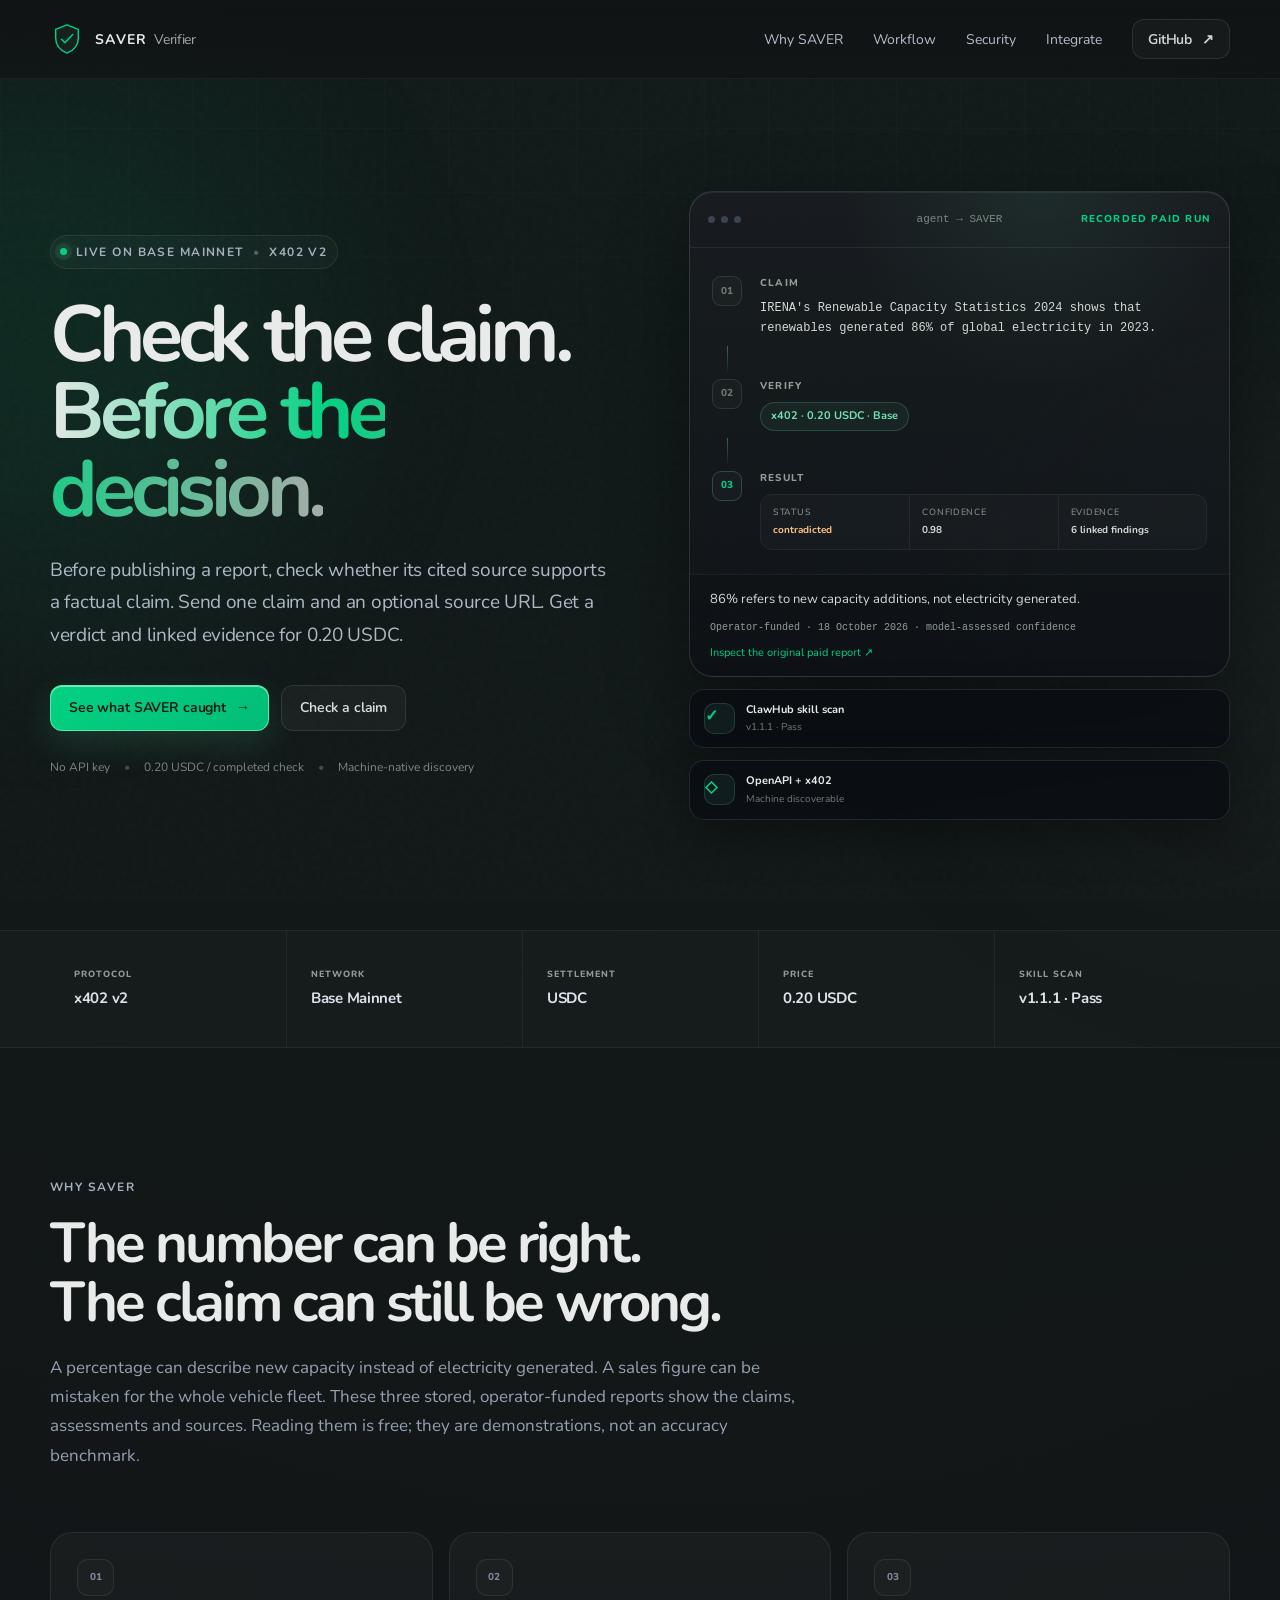
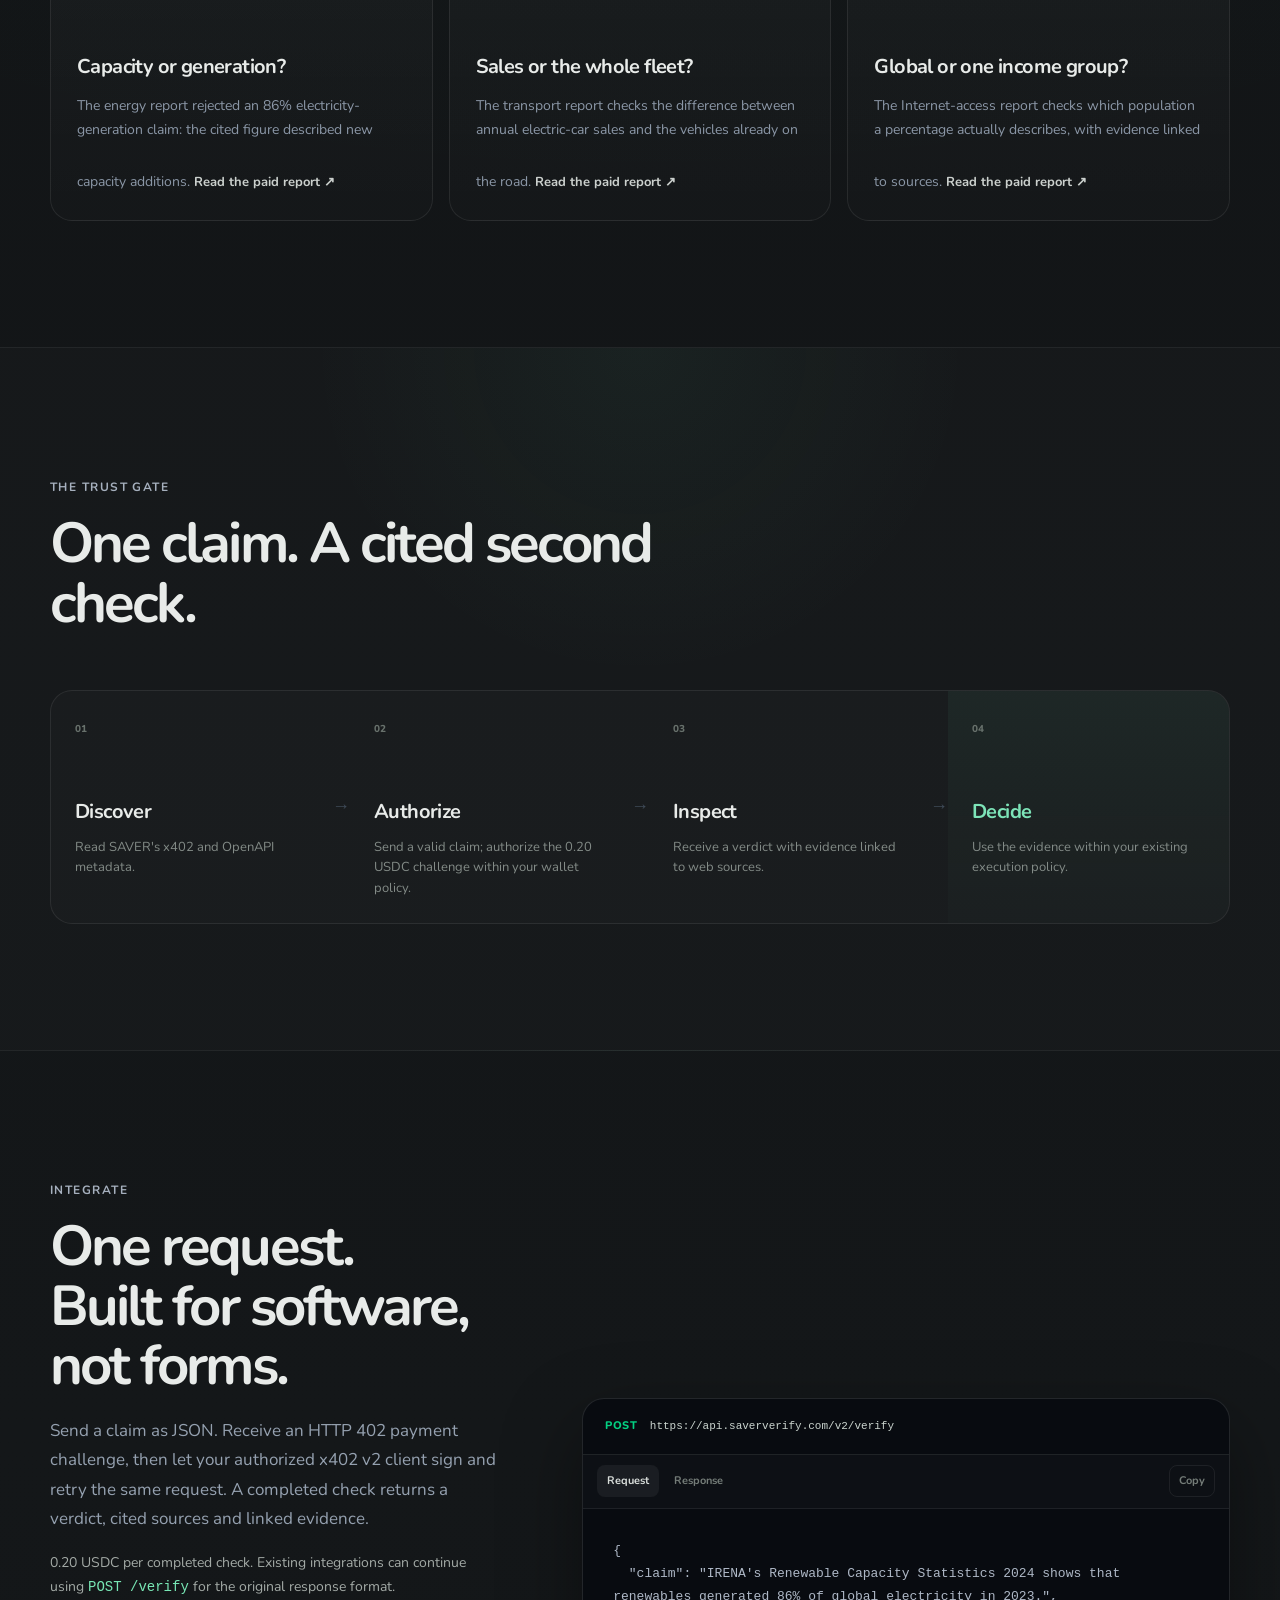
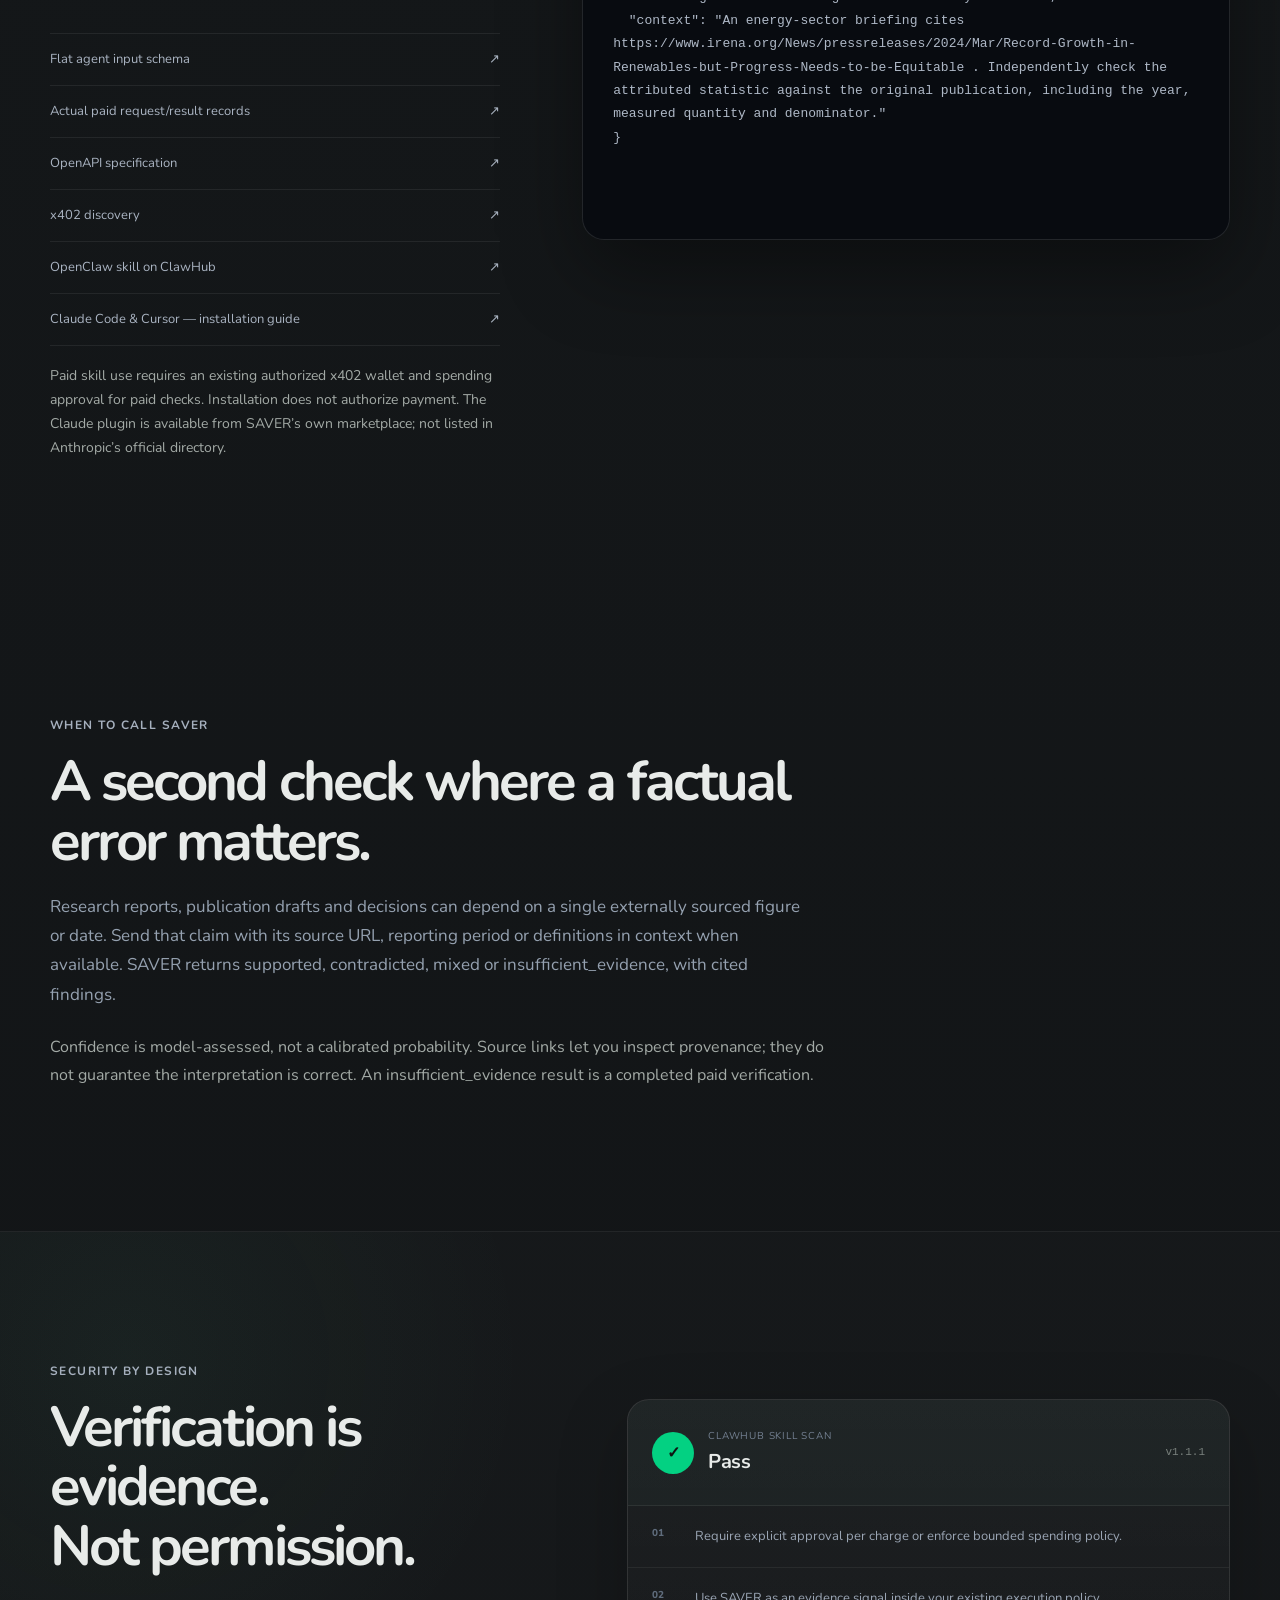
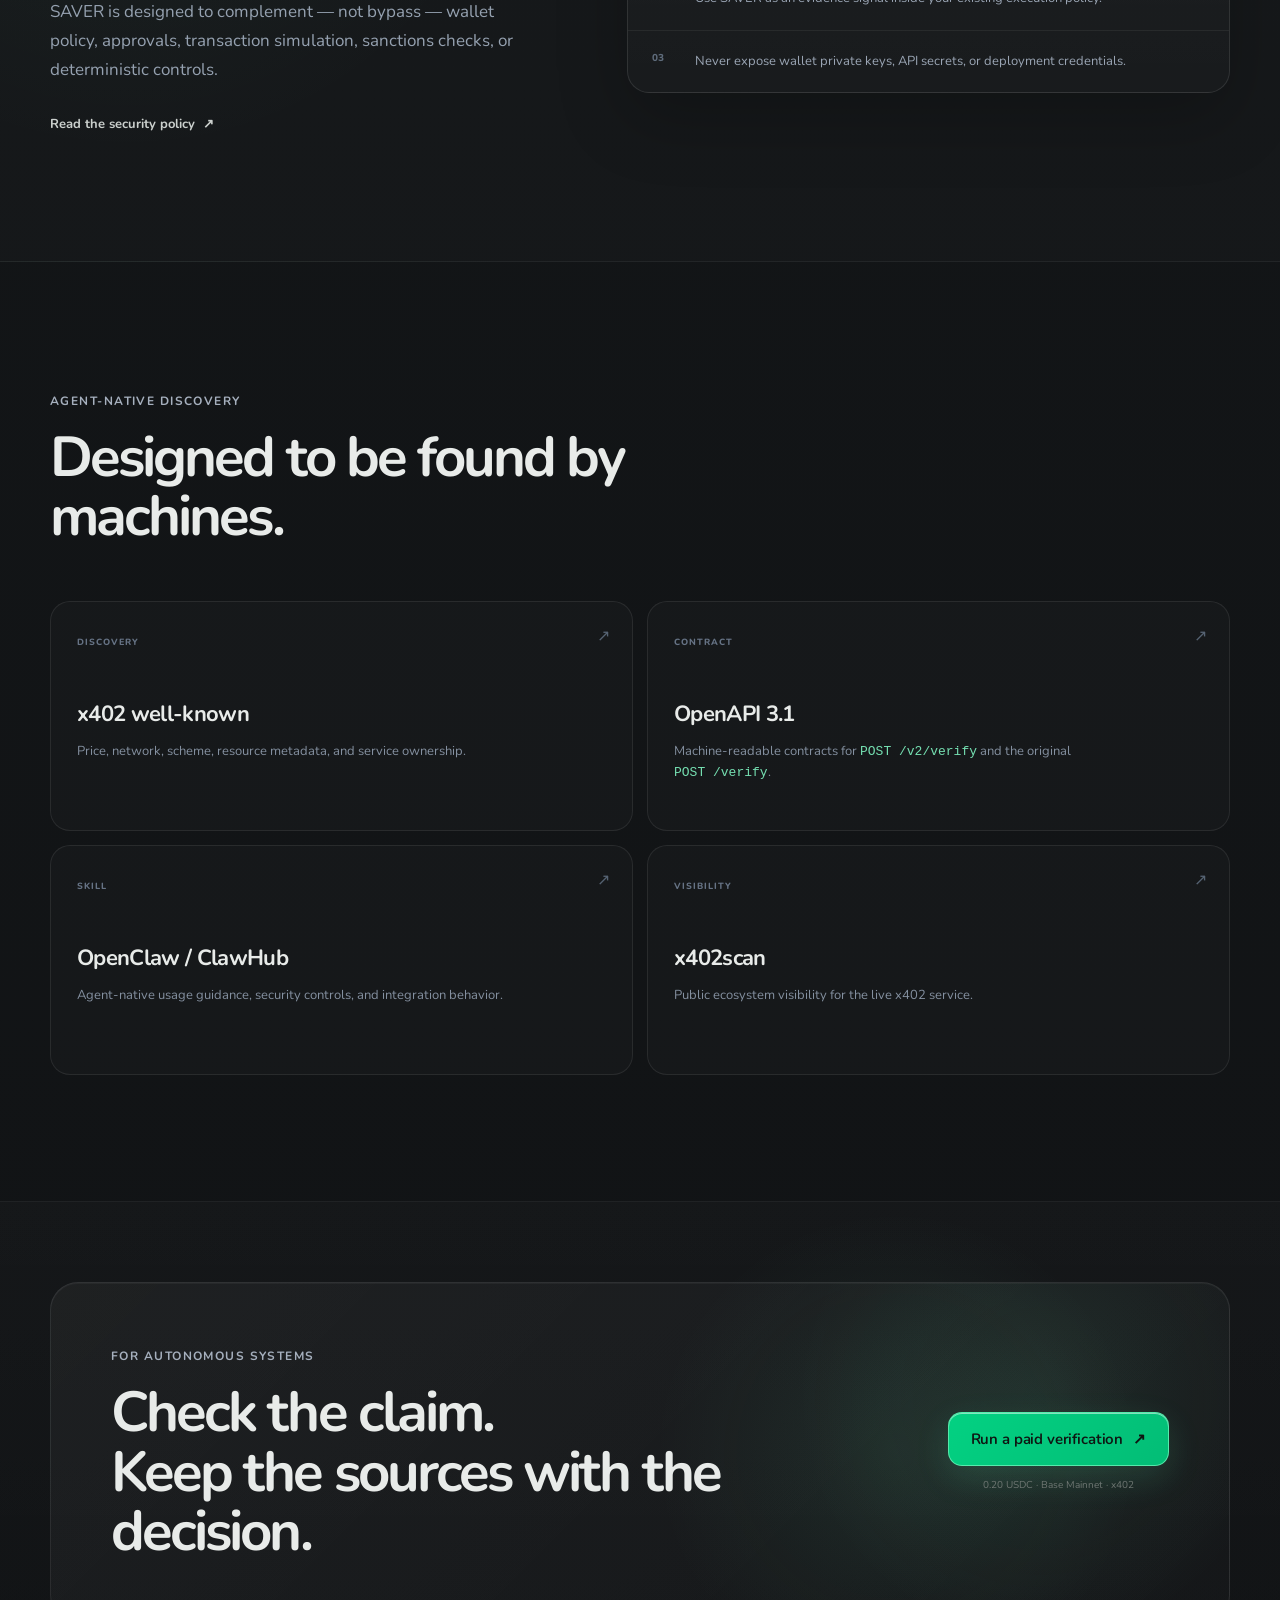
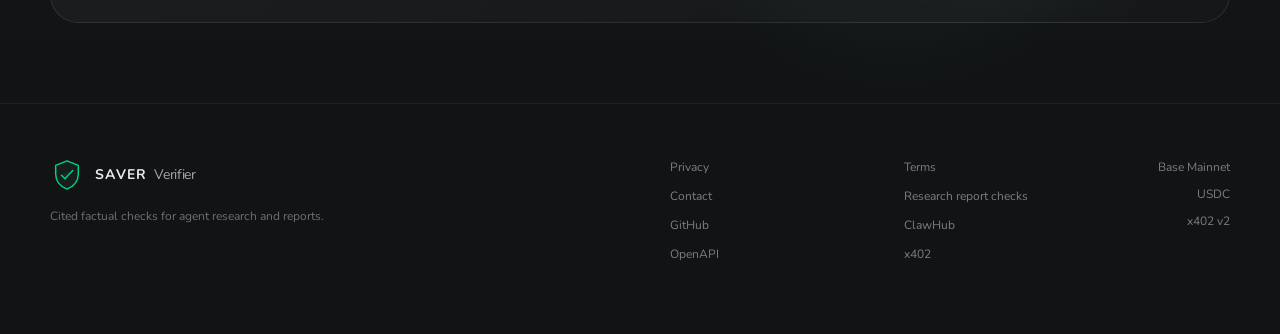
<file: index.html>
<!doctype html>
<html lang="en">
<head>
  <link rel="alternate" type="application/json" href="https://saververify.com/agent-tool.json" title="SAVER agent tool" />
  <link rel="alternate" type="text/plain" href="https://saververify.com/llms.txt" title="Agent integration guide" />
  <meta charset="utf-8" />
  <meta name="viewport" content="width=device-width, initial-scale=1" />
  <meta name="description" content="Fact-checking API for research reports and factual claim verification. Before publishing, check a claim against its cited source. Get linked evidence for 0.20 USDC." />
  <meta name="theme-color" content="#111315" />
  <meta property="og:title" content="Fact-checking &amp; claim verification API | SAVER Verifier" />
  <meta property="og:description" content="Fact-checking API for research reports and factual claim verification. Before publishing, check a claim against its cited source. Get linked evidence for 0.20 USDC." />
  <meta property="og:type" content="website" />
  <meta property="og:url" content="https://saververify.com/" />
  <meta name="twitter:card" content="summary" />
  <link rel="canonical" href="https://saververify.com/" />
  <script type="application/ld+json">
{
  "@context": "https://schema.org",
  "@type": "WebAPI",
  "@id": "https://saververify.com/#api",
  "name": "SAVER Verifier",
  "url": "https://api.saververify.com/v2/verify",
  "mainEntityOfPage": "https://saververify.com/",
  "description": "Fact-checking API for research reports and factual claim verification. Before publishing, verify a factual claim against its cited source. Send the claim and optionally a source URL as context. Get a model-assessed verdict, linked evidence, and sources for 0.20 USDC per completed check.",
  "serviceType": "Factual claim verification",
  "documentation": "https://github.com/SAVER-SI/saver-verifier#readme",
  "sameAs": "https://github.com/SAVER-SI/saver-verifier",
  "logo": "https://saververify.com/icon.png"
}
  </script>
  <title>Fact-checking &amp; claim verification API | SAVER Verifier</title>
  <link rel="icon" href="./favicon.svg" type="image/svg+xml" />
  <link rel="preconnect" href="https://fonts.googleapis.com" />
  <link rel="preconnect" href="https://fonts.gstatic.com" crossorigin />
  <link href="https://fonts.googleapis.com/css2?family=Nunito:wght@400;500;600;700;800;900&display=swap" rel="stylesheet" />
  <link rel="stylesheet" href="./styles.css?v=premium-20261023" />
<meta property="og:image" content="https://saververify.com/icon.png" />
<meta property="og:image:width" content="512" />
<meta property="og:image:height" content="512" />
<meta property="og:image:alt" content="SAVER Verifier shield logo" />
<meta name="twitter:image" content="https://saververify.com/icon.png" />
<meta name="twitter:image:alt" content="SAVER Verifier shield logo" />
  <script>
    (function(c,l,a,r,i,t,y){
      c[a]=c[a]||function(){(c[a].q=c[a].q||[]).push(arguments)};
      c[a]("consentv2",{ad_Storage:"denied",analytics_Storage:"denied"});
      t=l.createElement(r);t.async=1;t.src="https://www.clarity.ms/tag/"+i;
      y=l.getElementsByTagName(r)[0];y.parentNode.insertBefore(t,y);
    })(window,document,"clarity","script","zf3gwm6dui");
  </script>
</head>
<body>
  <div class="page-glow page-glow-a"></div>
  <div class="page-glow page-glow-b"></div>
  <div class="noise"></div>

  <header class="site-header">
    <div class="shell nav-wrap">
      <a class="brand" href="#top" aria-label="SAVER Verifier home">
        <span class="brand-mark" aria-hidden="true">
          <svg viewBox="0 0 42 42" role="img">
            <path d="M21 3.5 35 9.2v10.2c0 9.6-5.3 15.5-14 19.1-8.7-3.6-14-9.5-14-19.1V9.2L21 3.5Z" />
            <path d="m14.2 21.2 4.3 4.3 9.6-10.1" />
          </svg>
        </span>
        <span class="brand-copy">
          <strong>SAVER</strong>
          <span>Verifier</span>
        </span>
      </a>

      <nav class="desktop-nav" aria-label="Primary navigation">
        <a href="#why">Why SAVER</a>
        <a href="#workflow">Workflow</a>
        <a href="#security">Security</a>
        <a href="#integrate">Integrate</a>
      </nav>

      <a class="button button-ghost nav-cta" href="https://github.com/SAVER-SI/saver-verifier" target="_blank" rel="noreferrer">
        GitHub
        <span aria-hidden="true">↗</span>
      </a>
    </div>
  </header>

  <main id="top">
    <section class="hero shell">
      <div class="hero-copy reveal">
        <div class="eyebrow">
          <span class="live-dot"></span>
          Live on Base Mainnet
          <span class="eyebrow-separator">•</span>
          x402 v2
        </div>

        <h1>
          Check the claim.<br />
          <span class="gradient-text">Before the decision.</span>
        </h1>

        <p class="hero-lede">
          Before publishing a report, check whether its cited source supports a factual claim.
          Send one claim and an optional source URL. Get a verdict and linked evidence for 0.20 USDC.
        </p>

        <div class="hero-actions">
          <a class="button button-primary" href="/examples/">
            See what SAVER caught
            <span aria-hidden="true">→</span>
          </a>
          <a class="button button-secondary" href="#integrate">
            Check a claim
          </a>
        </div>

        <div class="hero-micro">
          <span>No API key</span>
          <span>0.20 USDC / completed check</span>
          <span>Machine-native discovery</span>
        </div>
      </div>

      <div class="hero-panel reveal reveal-delay">
        <div class="terminal-card">
          <div class="terminal-top">
            <div class="terminal-dots" aria-hidden="true">
              <span></span><span></span><span></span>
            </div>
            <div class="terminal-label">agent → SAVER</div>
            <div class="terminal-status">RECORDED PAID RUN</div>
          </div>

          <div class="terminal-flow">
            <div class="flow-row">
              <div class="flow-index">01</div>
              <div class="flow-main">
                <span class="flow-label">claim</span>
                <code id="sample-claim">IRENA&#x27;s Renewable Capacity Statistics 2024 shows that renewables generated 86% of global electricity in 2023.</code>
              </div>
            </div>

            <div class="flow-connector"></div>

            <div class="flow-row">
              <div class="flow-index">02</div>
              <div class="flow-main">
                <span class="flow-label">verify</span>
                <div class="verify-chip">x402 · 0.20 USDC · Base</div>
              </div>
            </div>

            <div class="flow-connector"></div>

            <div class="flow-row result-row">
              <div class="flow-index">03</div>
              <div class="flow-main">
                <span class="flow-label">result</span>
                <div class="result-grid">
                  <div>
                    <span>Status</span>
                    <strong class="verdict-text--contradicted" id="sample-status">contradicted</strong>
                  </div>
                  <div>
                    <span>Confidence</span>
                    <strong id="sample-confidence">0.98</strong>
                  </div>
                  <div>
                    <span>Evidence</span>
                    <strong>6 linked findings</strong>
                  </div>
                </div>
              </div>
            </div>
          </div>

          <div class="terminal-footer">
            <p class="result-takeaway">86% refers to new capacity additions, not electricity generated.</p>
            <span>Operator-funded · 18 October 2026 · model-assessed confidence</span>
            <a href="/examples/#energy-capacity-check">Inspect the original paid report ↗</a>
          </div>
        </div>

        <div class="floating-badge badge-a">
          <span class="badge-icon">✓</span>
          <div>
            <strong>ClawHub skill scan</strong>
            <span>v1.1.1 · Pass</span>
          </div>
        </div>

        <div class="floating-badge badge-b">
          <span class="badge-icon">◇</span>
          <div>
            <strong>OpenAPI + x402</strong>
            <span>Machine discoverable</span>
          </div>
        </div>
      </div>
    </section>

    <section class="proof-strip">
      <div class="shell proof-grid">
        <div class="proof-item">
          <span class="proof-kicker">Protocol</span>
          <strong>x402 v2</strong>
        </div>
        <div class="proof-item">
          <span class="proof-kicker">Network</span>
          <strong>Base Mainnet</strong>
        </div>
        <div class="proof-item">
          <span class="proof-kicker">Settlement</span>
          <strong>USDC</strong>
        </div>
        <div class="proof-item">
          <span class="proof-kicker">Price</span>
          <strong>0.20 USDC</strong>
        </div>
        <div class="proof-item">
          <span class="proof-kicker">Skill scan</span>
          <strong>v1.1.1 · Pass</strong>
        </div>
      </div>
    </section>

    <section class="section shell" id="why">
      <div class="section-heading reveal">
        <span class="section-kicker">Why SAVER</span>
        <h2>The number can be right.<br />The claim can still be wrong.</h2>
        <p>
          A percentage can describe new capacity instead of electricity generated.
          A sales figure can be mistaken for the whole vehicle fleet.
          These three stored, operator-funded reports show the claims, assessments and sources.
          Reading them is free; they are demonstrations, not an accuracy benchmark.
        </p>
      </div>

      <div class="feature-grid">
        <article class="feature-card reveal">
          <div class="feature-icon">01</div>
          <h3>Capacity or generation?</h3>
          <p>
            The energy report rejected an 86% electricity-generation claim: the cited figure described new capacity additions.
            <a class="text-link" href="/examples/#energy-capacity-check">Read the paid report ↗</a>
          </p>
        </article>

        <article class="feature-card reveal">
          <div class="feature-icon">02</div>
          <h3>Sales or the whole fleet?</h3>
          <p>
            The transport report checks the difference between annual electric-car sales and the vehicles already on the road.
            <a class="text-link" href="/examples/#ev-market-check">Read the paid report ↗</a>
          </p>
        </article>

        <article class="feature-card reveal">
          <div class="feature-icon">03</div>
          <h3>Global or one income group?</h3>
          <p>
            The Internet-access report checks which population a percentage actually describes, with evidence linked to sources.
            <a class="text-link" href="/examples/#digital-access-check">Read the paid report ↗</a>
          </p>
        </article>
      </div>
    </section>

    <section class="section section-dark" id="workflow">
      <div class="shell">
        <div class="section-heading compact reveal">
          <span class="section-kicker">The trust gate</span>
          <h2>One claim. A cited second check.</h2>
        </div>

        <div class="workflow reveal">
          <div class="workflow-step">
            <span>01</span>
            <strong>Discover</strong>
            <p>Read SAVER's x402 and OpenAPI metadata.</p>
          </div>
          <div class="workflow-arrow">→</div>
          <div class="workflow-step">
            <span>02</span>
            <strong>Authorize</strong>
            <p>Send a valid claim; authorize the 0.20 USDC challenge within your wallet policy.</p>
          </div>
          <div class="workflow-arrow">→</div>
          <div class="workflow-step">
            <span>03</span>
            <strong>Inspect</strong>
            <p>Receive a verdict with evidence linked to web sources.</p>
          </div>
          <div class="workflow-arrow">→</div>
          <div class="workflow-step emphasis">
            <span>04</span>
            <strong>Decide</strong>
            <p>Use the evidence within your existing execution policy.</p>
          </div>
        </div>
      </div>
    </section>

    <section class="section shell code-section" id="integrate">
      <div class="code-copy reveal">
        <span class="section-kicker">Integrate</span>
        <h2>One request.<br />Built for software, not forms.</h2>
        <p>
          Send a claim as JSON. Receive an HTTP 402 payment challenge,
          then let your authorized x402 v2 client sign and retry the same request.
          A completed check returns a verdict, cited sources and linked evidence.
        </p>
        <p class="integration-note">
          0.20 USDC per completed check. Existing integrations can continue
          using <code>POST /verify</code> for the original response format.
        </p>

        <div class="link-stack">
          <a href="/agent-tool.json"><span>Flat agent input schema</span><span>↗</span></a>
          <a href="/examples/"><span>Actual paid request/result records</span><span>↗</span></a>
          <a href="https://api.saververify.com/openapi.json" target="_blank" rel="noreferrer">
            <span>OpenAPI specification</span>
            <span>↗</span>
          </a>
          <a href="https://api.saververify.com/.well-known/x402" target="_blank" rel="noreferrer">
            <span>x402 discovery</span>
            <span>↗</span>
          </a>
          <a href="https://clawhub.ai/saver-si/skills/saver-verifier" target="_blank" rel="noreferrer">
            <span>OpenClaw skill on ClawHub</span>
            <span>↗</span>
          </a>
          <a href="https://github.com/SAVER-SI/saver-verifier/blob/main/docs/agent-installation.md" target="_blank" rel="noreferrer">
            <span>Claude Code &amp; Cursor — installation guide</span>
            <span>↗</span>
          </a>
        </div>
        <p class="integration-note">
          Paid skill use requires an existing authorized x402 wallet and spending approval
          for paid checks. Installation does not authorize payment. The Claude plugin is available from SAVER’s own
          marketplace; not listed in Anthropic’s official directory.
        </p>
      </div>

      <div class="code-card reveal reveal-delay">
        <div class="code-endpoint"><span>POST</span><code>https://api.saververify.com/v2/verify</code></div>
        <div class="code-tabs">
          <button class="code-tab active" data-tab="request">Request</button>
          <button class="code-tab" data-tab="response">Response</button>
          <button class="copy-button" type="button" aria-label="Copy code">Copy</button>
        </div>

        <pre class="code-pane active" data-pane="request"><code>{
  &quot;claim&quot;: &quot;IRENA&#x27;s Renewable Capacity Statistics 2024 shows that renewables generated 86% of global electricity in 2023.&quot;,
  &quot;context&quot;: &quot;An energy-sector briefing cites https://www.irena.org/News/pressreleases/2024/Mar/Record-Growth-in-Renewables-but-Progress-Needs-to-be-Equitable . Independently check the attributed statistic against the original publication, including the year, measured quantity and denominator.&quot;
}</code></pre>
        <pre class="code-pane" data-pane="response"><code>{
  &quot;schemaVersion&quot;: &quot;2.0&quot;,
  &quot;requestId&quot;: &quot;saver-professional-example-20261018-energy-capacity-check&quot;,
  &quot;status&quot;: &quot;contradicted&quot;,
  &quot;confidence&quot;: 0.98,
  &quot;explanation&quot;: &quot;The attributed statistic is misread. IRENA&#x27;s Renewable Capacity Statistics 2024 is a capacity publication, and its 86% figure refers to renewables&#x27; share of global power capacity additions in 2023, not electricity generated. The same IRENA publication says renewables were 43%/43.2% of global installed power capacity at the end of 2023. IRENA&#x27;s separate Renewable Energy Statistics 2024 treats electricity production in GWh and its world renewable electricity production share table runs through 2022, showing 29.1% in 2022 rather than any 86% generation figure for 2023. Independent global electricity-generation sources report about 30% renewable generation in 2023, not 86%.&quot;,
  &quot;domain&quot;: &quot;general-verification&quot;,
  &quot;timestamp&quot;: &quot;2026-10-18T14:25:57.697Z&quot;,
  &quot;confidenceType&quot;: &quot;model_assessed&quot;,
  &quot;evidence&quot;: [
    {
      &quot;id&quot;: &quot;e1&quot;,
      &quot;text&quot;: &quot;IRENA&#x27;s Renewable Capacity Statistics 2024 foreword says the publication illustrates growth in new installed power generation capacity in 2023; it states that by the end of 2023 renewables accounted for 43% of global installed power capacity, and that the 86% figure was renewables&#x27; share of global power additions after adding 473 GW of renewable capacity.&quot;,
      &quot;relation&quot;: &quot;contradicts&quot;,
      &quot;sourceIds&quot;: [
        &quot;s1&quot;
      ]
    },
    {
      &quot;id&quot;: &quot;e2&quot;,
      &quot;text&quot;: &quot;The IRENA press release cited in the briefing likewise says Renewable Capacity Statistics 2024 showed total renewable capacity of 3,870 GW globally in 2023 and that renewables accounted for 86% of capacity additions; it does not describe the 86% as electricity generated.&quot;,
      &quot;relation&quot;: &quot;contradicts&quot;,
      &quot;sourceIds&quot;: [
        &quot;s2&quot;
      ]
    },
    {
      &quot;id&quot;: &quot;e3&quot;,
      &quot;text&quot;: &quot;In Renewable Capacity Statistics 2024, IRENA&#x27;s table for &#x27;Renewable energy share of electricity capacity&#x27; lists the World row as 43.2% for 2023, confirming the publication is reporting installed electricity capacity shares, not generated electricity shares.&quot;,
      &quot;relation&quot;: &quot;contradicts&quot;,
      &quot;sourceIds&quot;: [
        &quot;s1&quot;
      ]
    },
    {
      &quot;id&quot;: &quot;e4&quot;,
      &quot;text&quot;: &quot;IRENA&#x27;s separate Renewable Energy Statistics 2024 explains that generation data are presented in GWh and includes an indicator for &#x27;Renewable energy share of electricity production.&#x27; Its world production-share table covers 2014-2022 and reports 29.1% for 2022, not an 86% global generation share for 2023.&quot;,
      &quot;relation&quot;: &quot;contradicts&quot;,
      &quot;sourceIds&quot;: [
        &quot;s3&quot;
      ]
    },
    {
      &quot;id&quot;: &quot;e5&quot;,
      &quot;text&quot;: &quot;Ember&#x27;s Global Electricity Review 2024 reports that renewables reached 30% of global electricity generation in 2023; it further breaks out hydro at 14%, wind at 7.8%, solar at 5.5%, bioenergy at 2.4%, and other renewables at 0.3%.&quot;,
      &quot;relation&quot;: &quot;contradicts&quot;,
      &quot;sourceIds&quot;: [
        &quot;s4&quot;
      ]
    },
    {
      &quot;id&quot;: &quot;e6&quot;,
      &quot;text&quot;: &quot;Our World in Data, using Ember&#x27;s final 2023 global electricity generation data, says renewables produced just over 30% of the world&#x27;s electricity in 2023.&quot;,
      &quot;relation&quot;: &quot;contradicts&quot;,
      &quot;sourceIds&quot;: [
        &quot;s5&quot;
      ]
    }
  ],
  &quot;sources&quot;: [
    {
      &quot;id&quot;: &quot;s1&quot;,
      &quot;title&quot;: &quot;irena.org&quot;,
      &quot;url&quot;: &quot;https://www.irena.org/-/media/Files/IRENA/Agency/Publication/2024/Mar/IRENA_RE_Capacity_Statistics_2024.pdf?rev=a587503ac9a2435c8d13e40081d2ec34&quot;
    },
    {
      &quot;id&quot;: &quot;s2&quot;,
      &quot;title&quot;: &quot;irena.org&quot;,
      &quot;url&quot;: &quot;https://www.irena.org/News/pressreleases/2024/Mar/Record-Growth-in-Renewables-but-Progress-Needs-to-be-Equitable&quot;
    },
    {
      &quot;id&quot;: &quot;s3&quot;,
      &quot;title&quot;: &quot;irena.org&quot;,
      &quot;url&quot;: &quot;https://www.irena.org/-/media/Files/IRENA/Agency/Publication/2024/Jul/IRENA_Renewable_Energy_Statistics_2024.pdf&quot;
    },
    {
      &quot;id&quot;: &quot;s4&quot;,
      &quot;title&quot;: &quot;ember-energy.org&quot;,
      &quot;url&quot;: &quot;https://ember-energy.org/latest-insights/global-electricity-review-2024/global-electricity-trends&quot;
    },
    {
      &quot;id&quot;: &quot;s5&quot;,
      &quot;title&quot;: &quot;ourworldindata.org&quot;,
      &quot;url&quot;: &quot;https://ourworldindata.org/data-insights/renewable-electricity-2023&quot;
    }
  ]
}</code></pre>
      </div>
    </section>

    <section class="section shell" id="use-cases">
      <div class="section-heading reveal">
        <span class="section-kicker">When to call SAVER</span>
        <h2>A second check where a factual error matters.</h2>
        <p>Research reports, publication drafts and decisions can depend on a single externally sourced figure or date.
        Send that claim with its source URL, reporting period or definitions in context when available.
        SAVER returns supported, contradicted, mixed or insufficient_evidence, with cited findings.</p>
      </div>
      <p class="agent-note">Confidence is model-assessed, not a calibrated probability. Source links let you inspect provenance;
      they do not guarantee the interpretation is correct. An insufficient_evidence result is a completed paid verification.</p>
    </section>

    <section class="section security-section" id="security">
      <div class="shell security-grid">
        <div class="security-copy reveal">
          <span class="section-kicker">Security by design</span>
          <h2>Verification is evidence.<br />Not permission.</h2>
          <p>
            SAVER is designed to complement — not bypass — wallet policy,
            approvals, transaction simulation, sanctions checks, or deterministic controls.
          </p>

          <a class="text-link" href="https://github.com/SAVER-SI/saver-verifier/blob/main/SECURITY.md" target="_blank" rel="noreferrer">
            Read the security policy <span>↗</span>
          </a>
        </div>

        <div class="security-card reveal">
          <div class="audit-row">
            <span class="audit-mark">✓</span>
            <div>
              <span class="audit-label">ClawHub skill scan</span>
              <strong>Pass</strong>
            </div>
            <span class="audit-version">v1.1.1</span>
          </div>

          <div class="security-points">
            <div>
              <span>01</span>
              <p>Require explicit approval per charge or enforce bounded spending policy.</p>
            </div>
            <div>
              <span>02</span>
              <p>Use SAVER as an evidence signal inside your existing execution policy.</p>
            </div>
            <div>
              <span>03</span>
              <p>Never expose wallet private keys, API secrets, or deployment credentials.</p>
            </div>
          </div>
        </div>
      </div>
    </section>

    <section class="section shell ecosystem-section">
      <div class="section-heading compact reveal">
        <span class="section-kicker">Agent-native discovery</span>
        <h2>Designed to be found by machines.</h2>
      </div>

      <div class="ecosystem-grid">
        <a class="ecosystem-card reveal" href="https://api.saververify.com/.well-known/x402" target="_blank" rel="noreferrer">
          <span class="ecosystem-tag">Discovery</span>
          <strong>x402 well-known</strong>
          <p>Price, network, scheme, resource metadata, and service ownership.</p>
          <span class="ecosystem-arrow">↗</span>
        </a>

        <a class="ecosystem-card reveal" href="https://api.saververify.com/openapi.json" target="_blank" rel="noreferrer">
          <span class="ecosystem-tag">Contract</span>
          <strong>OpenAPI 3.1</strong>
          <p>Machine-readable contracts for <code>POST /v2/verify</code> and the original <code>POST /verify</code>.</p>
          <span class="ecosystem-arrow">↗</span>
        </a>

        <a class="ecosystem-card reveal" href="https://clawhub.ai/saver-si/skills/saver-verifier" target="_blank" rel="noreferrer">
          <span class="ecosystem-tag">Skill</span>
          <strong>OpenClaw / ClawHub</strong>
          <p>Agent-native usage guidance, security controls, and integration behavior.</p>
          <span class="ecosystem-arrow">↗</span>
        </a>

        <a class="ecosystem-card reveal" href="https://www.x402scan.com/server/ec61b7ea-e709-42eb-895e-1a3e9d0f61da" target="_blank" rel="noreferrer">
          <span class="ecosystem-tag">Visibility</span>
          <strong>x402scan</strong>
          <p>Public ecosystem visibility for the live x402 service.</p>
          <span class="ecosystem-arrow">↗</span>
        </a>
      </div>
    </section>

    <section class="cta-section">
      <div class="shell cta-inner reveal">
        <div>
          <span class="section-kicker">For autonomous systems</span>
          <h2>Check the claim.<br />Keep the sources with the decision.</h2>
        </div>
        <div class="cta-actions">
          <a class="button button-primary button-large" href="https://github.com/SAVER-SI/saver-verifier/blob/main/docs/x402.md" target="_blank" rel="noreferrer">
            Run a paid verification
            <span>↗</span>
          </a>
          <span class="cta-note">0.20 USDC · Base Mainnet · x402</span>
        </div>
      </div>
    </section>
  </main>

  <footer class="site-footer">
    <div class="shell footer-grid">
      <div>
        <a class="brand footer-brand" href="#top">
          <span class="brand-mark" aria-hidden="true">
            <svg viewBox="0 0 42 42">
              <path d="M21 3.5 35 9.2v10.2c0 9.6-5.3 15.5-14 19.1-8.7-3.6-14-9.5-14-19.1V9.2L21 3.5Z" />
              <path d="m14.2 21.2 4.3 4.3 9.6-10.1" />
            </svg>
          </span>
          <span class="brand-copy">
            <strong>SAVER</strong>
            <span>Verifier</span>
          </span>
        </a>
        <p>Cited factual checks for agent research and reports.</p>
      </div>

      <div class="footer-links">
        <a href="/privacy/">Privacy</a>
        <a href="/terms/">Terms</a>
        <a href="mailto:rjp.saver@gmail.com">Contact</a>
        <a href="/fact-checking-api/">Research report checks</a>
        <a href="https://github.com/SAVER-SI/saver-verifier" target="_blank" rel="noreferrer">GitHub</a>
        <a href="https://clawhub.ai/saver-si/skills/saver-verifier" target="_blank" rel="noreferrer">ClawHub</a>
        <a href="https://api.saververify.com/openapi.json" target="_blank" rel="noreferrer">OpenAPI</a>
        <a href="https://api.saververify.com/.well-known/x402" target="_blank" rel="noreferrer">x402</a>
      </div>

      <div class="footer-meta">
        <span>Base Mainnet</span>
        <span>USDC</span>
        <span>x402 v2</span>
      </div>
    </div>
  </footer>

  <script src="./app.js"></script>
</body>
</html>
</file>
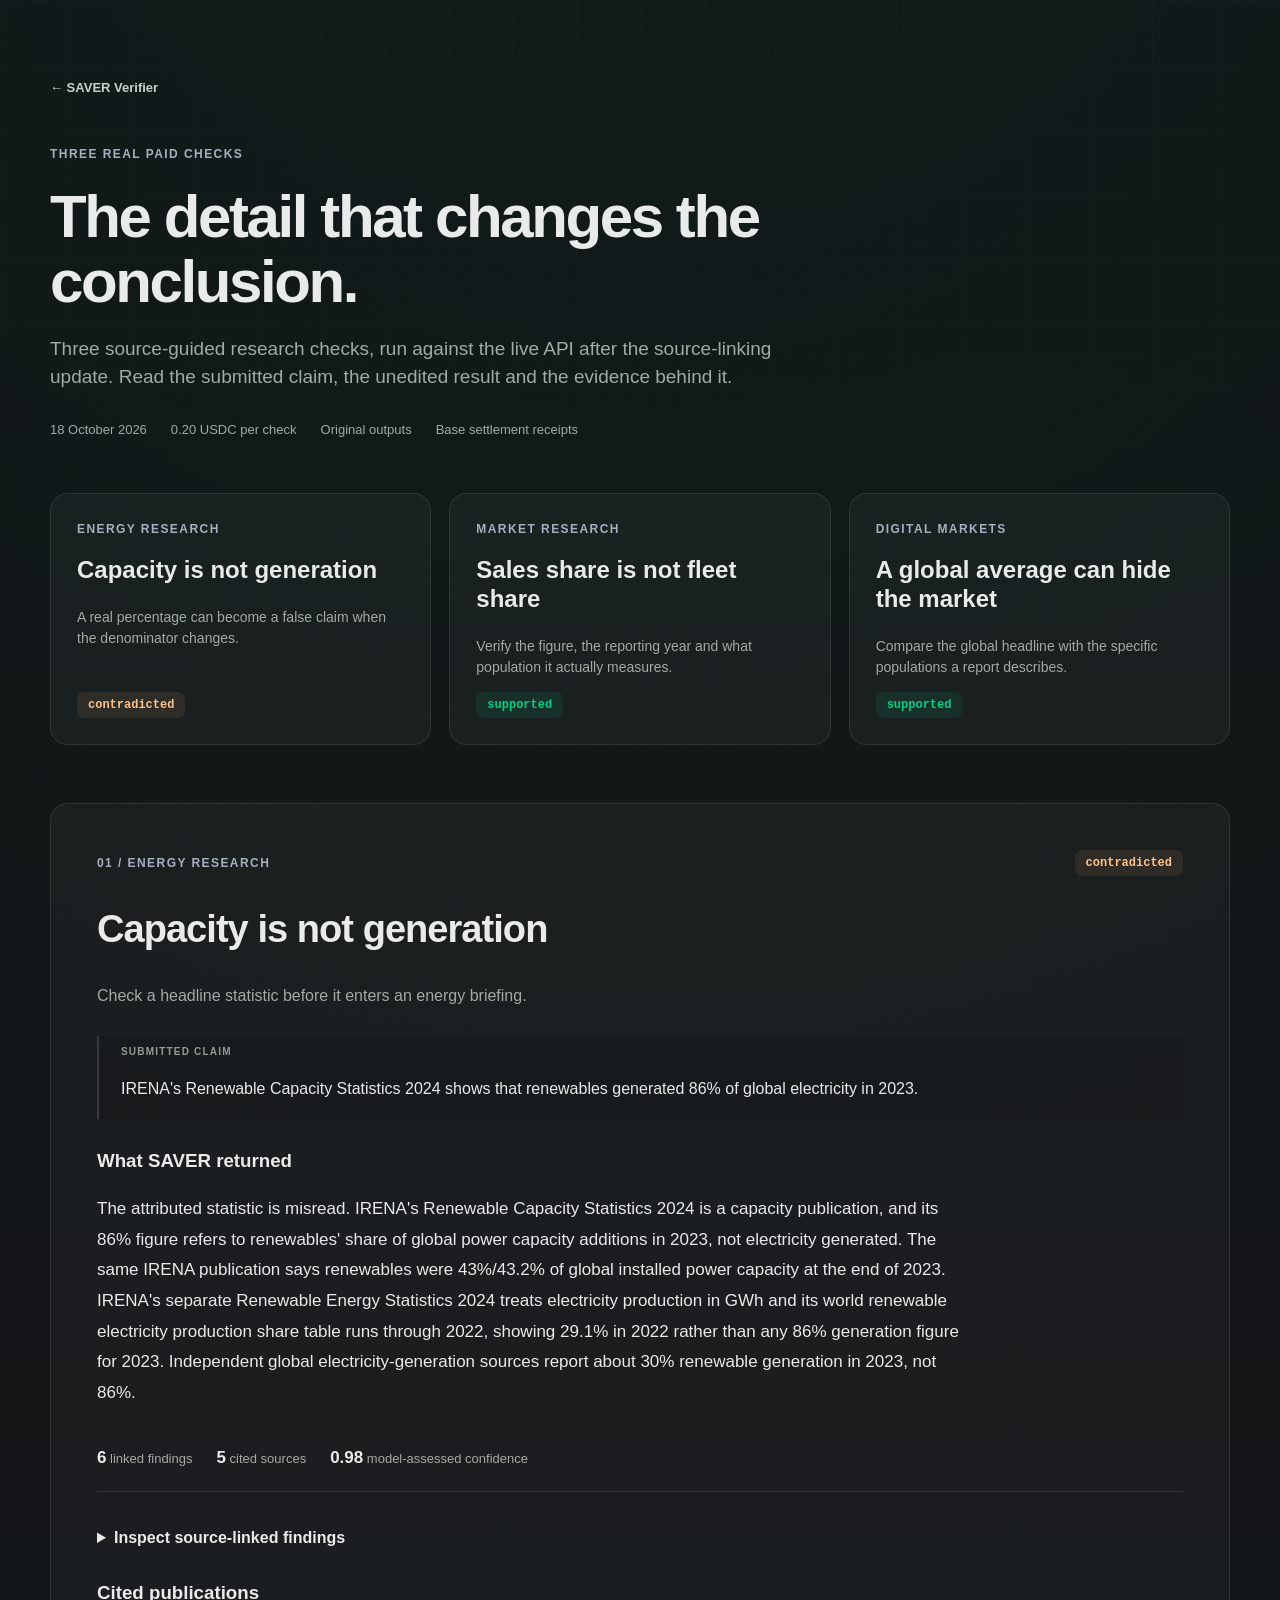
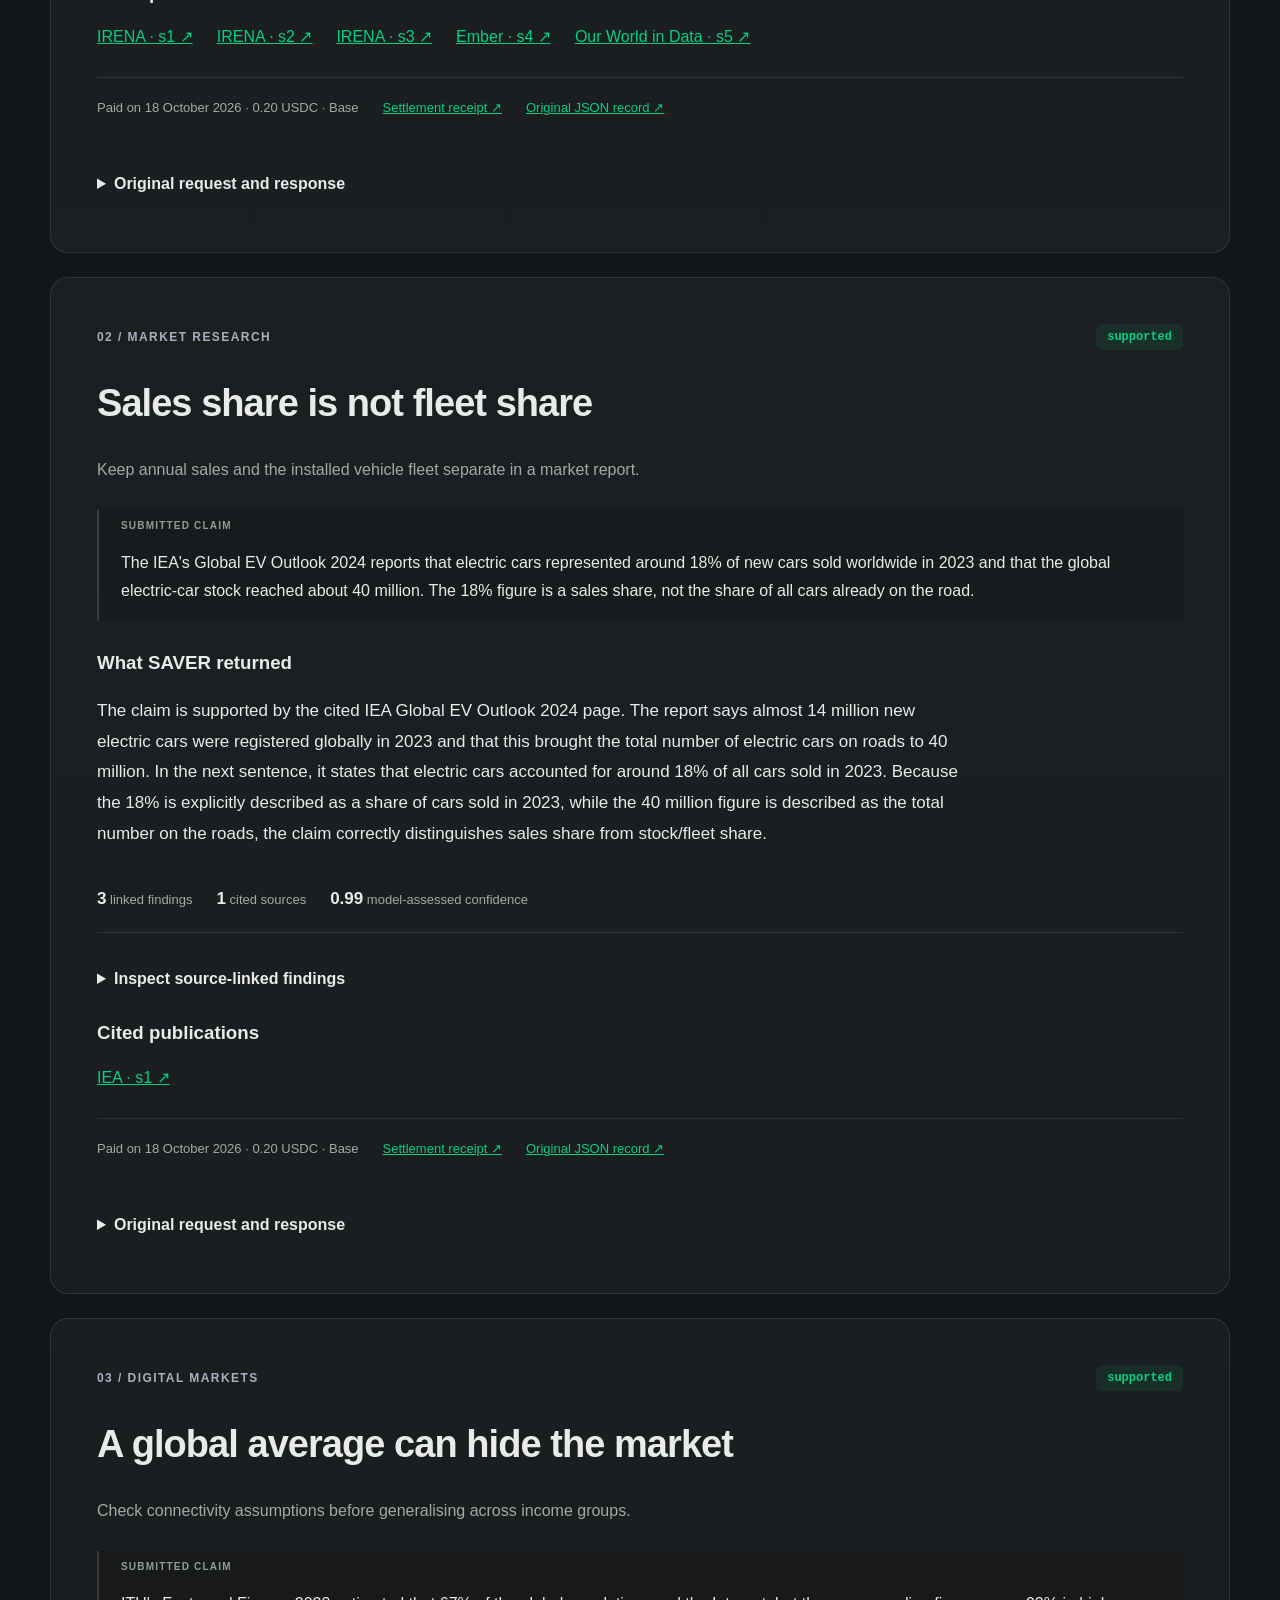
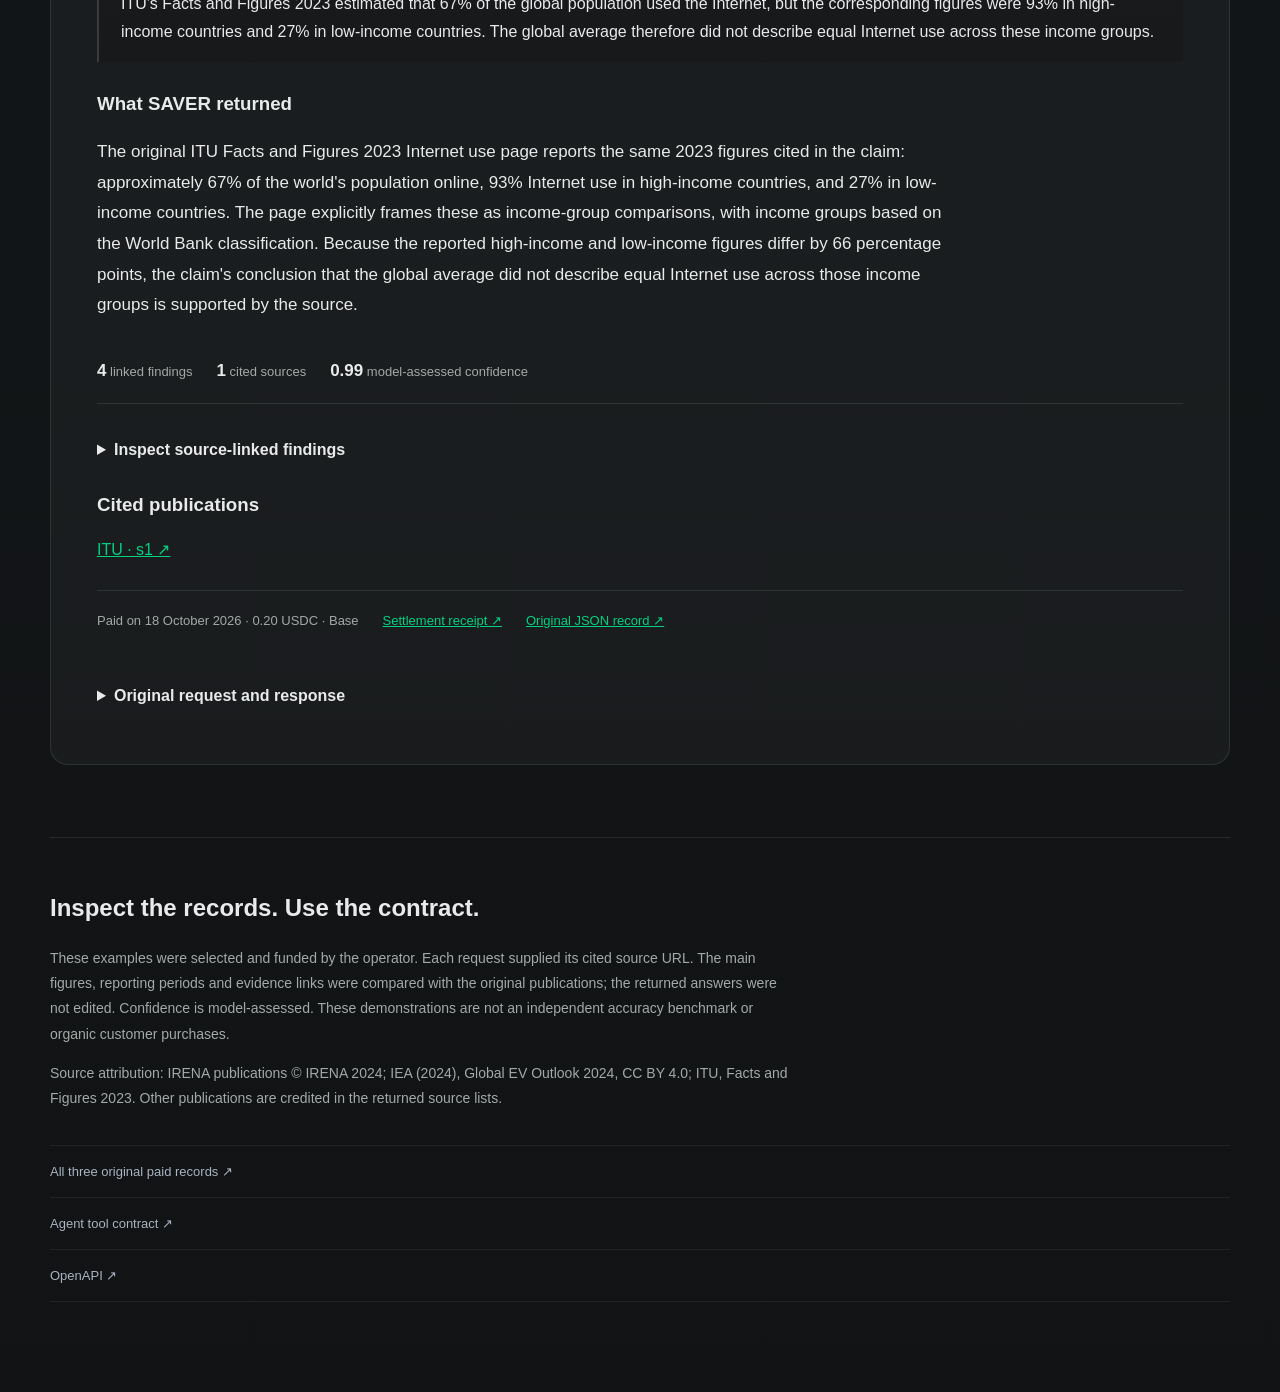
<file: examples/index.html>
<!doctype html><html lang="en"><head><meta charset="utf-8"><meta name="viewport" content="width=device-width,initial-scale=1">
<title>Three real paid verification examples — SAVER Verifier</title>
<meta name="description" content="Inspect three real, source-checked SAVER reports: energy capacity, electric-car market data and Internet use. Original responses and Base payment receipts.">
<link rel="canonical" href="https://saververify.com/examples/"><link rel="stylesheet" href="/styles.css?v=professional-20261018"><link rel="icon" href="/favicon.svg" type="image/svg+xml">  <script>
    (function(c,l,a,r,i,t,y){
      c[a]=c[a]||function(){(c[a].q=c[a].q||[]).push(arguments)};
      c[a]("consentv2",{ad_Storage:"denied",analytics_Storage:"denied"});
      t=l.createElement(r);t.async=1;t.src="https://www.clarity.ms/tag/"+i;
      y=l.getElementsByTagName(r)[0];y.parentNode.insertBefore(t,y);
    })(window,document,"clarity","script","zf3gwm6dui");
  </script>
</head>
<body><main class="shell example-page professional-examples"><a class="text-link" href="/">← SAVER Verifier</a>
<header class="examples-heading"><span class="section-kicker">Three real paid checks</span><h1>The detail that changes the conclusion.</h1>
<p>Three source-guided research checks, run against the live API after the source-linking update. Read the submitted claim, the unedited result and the evidence behind it.</p>
<div class="examples-facts"><span>18 October 2026</span><span>0.20 USDC per check</span><span>Original outputs</span><span>Base settlement receipts</span></div></header>
<nav class="case-previews" aria-label="Verification examples"><a class="case-preview" href="#energy-capacity-check"><span class="section-kicker">Energy research</span><h2>Capacity is not generation</h2><p>A real percentage can become a false claim when the denominator changes.</p><span class="verdict verdict--contradicted">contradicted</span></a><a class="case-preview" href="#ev-market-check"><span class="section-kicker">Market research</span><h2>Sales share is not fleet share</h2><p>Verify the figure, the reporting year and what population it actually measures.</p><span class="verdict verdict--supported">supported</span></a><a class="case-preview" href="#digital-access-check"><span class="section-kicker">Digital markets</span><h2>A global average can hide the market</h2><p>Compare the global headline with the specific populations a report describes.</p><span class="verdict verdict--supported">supported</span></a></nav><div class="example-list"><article class="example-card professional-case" id="energy-capacity-check">
 <div class="case-top"><span class="section-kicker">01 / Energy research</span><span class="verdict verdict--contradicted">contradicted</span></div>
 <h2>Capacity is not generation</h2><p class="case-purpose">Check a headline statistic before it enters an energy briefing.</p>
 <div class="submitted-claim"><span class="flow-label">Submitted claim</span><p>IRENA&#x27;s Renewable Capacity Statistics 2024 shows that renewables generated 86% of global electricity in 2023.</p></div>
 <h3>What SAVER returned</h3><p class="case-explanation">The attributed statistic is misread. IRENA&#x27;s Renewable Capacity Statistics 2024 is a capacity publication, and its 86% figure refers to renewables&#x27; share of global power capacity additions in 2023, not electricity generated. The same IRENA publication says renewables were 43%/43.2% of global installed power capacity at the end of 2023. IRENA&#x27;s separate Renewable Energy Statistics 2024 treats electricity production in GWh and its world renewable electricity production share table runs through 2022, showing 29.1% in 2022 rather than any 86% generation figure for 2023. Independent global electricity-generation sources report about 30% renewable generation in 2023, not 86%.</p>
 <div class="case-metrics"><span><strong>6</strong> linked findings</span><span><strong>5</strong> cited sources</span><span><strong>0.98</strong> model-assessed confidence</span></div>
 <details class="case-details"><summary>Inspect source-linked findings</summary><ol class="finding-list"><li><span class="finding-relation">contradicts</span><p>IRENA&#x27;s Renewable Capacity Statistics 2024 foreword says the publication illustrates growth in new installed power generation capacity in 2023; it states that by the end of 2023 renewables accounted for 43% of global installed power capacity, and that the 86% figure was renewables&#x27; share of global power additions after adding 473 GW of renewable capacity. <a href="https://www.irena.org/-/media/Files/IRENA/Agency/Publication/2024/Mar/IRENA_RE_Capacity_Statistics_2024.pdf?rev=a587503ac9a2435c8d13e40081d2ec34" target="_blank" rel="noreferrer">[s1]</a></p></li><li><span class="finding-relation">contradicts</span><p>The IRENA press release cited in the briefing likewise says Renewable Capacity Statistics 2024 showed total renewable capacity of 3,870 GW globally in 2023 and that renewables accounted for 86% of capacity additions; it does not describe the 86% as electricity generated. <a href="https://www.irena.org/News/pressreleases/2024/Mar/Record-Growth-in-Renewables-but-Progress-Needs-to-be-Equitable" target="_blank" rel="noreferrer">[s2]</a></p></li><li><span class="finding-relation">contradicts</span><p>In Renewable Capacity Statistics 2024, IRENA&#x27;s table for &#x27;Renewable energy share of electricity capacity&#x27; lists the World row as 43.2% for 2023, confirming the publication is reporting installed electricity capacity shares, not generated electricity shares. <a href="https://www.irena.org/-/media/Files/IRENA/Agency/Publication/2024/Mar/IRENA_RE_Capacity_Statistics_2024.pdf?rev=a587503ac9a2435c8d13e40081d2ec34" target="_blank" rel="noreferrer">[s1]</a></p></li><li><span class="finding-relation">contradicts</span><p>IRENA&#x27;s separate Renewable Energy Statistics 2024 explains that generation data are presented in GWh and includes an indicator for &#x27;Renewable energy share of electricity production.&#x27; Its world production-share table covers 2014-2022 and reports 29.1% for 2022, not an 86% global generation share for 2023. <a href="https://www.irena.org/-/media/Files/IRENA/Agency/Publication/2024/Jul/IRENA_Renewable_Energy_Statistics_2024.pdf" target="_blank" rel="noreferrer">[s3]</a></p></li><li><span class="finding-relation">contradicts</span><p>Ember&#x27;s Global Electricity Review 2024 reports that renewables reached 30% of global electricity generation in 2023; it further breaks out hydro at 14%, wind at 7.8%, solar at 5.5%, bioenergy at 2.4%, and other renewables at 0.3%. <a href="https://ember-energy.org/latest-insights/global-electricity-review-2024/global-electricity-trends" target="_blank" rel="noreferrer">[s4]</a></p></li><li><span class="finding-relation">contradicts</span><p>Our World in Data, using Ember&#x27;s final 2023 global electricity generation data, says renewables produced just over 30% of the world&#x27;s electricity in 2023. <a href="https://ourworldindata.org/data-insights/renewable-electricity-2023" target="_blank" rel="noreferrer">[s5]</a></p></li></ol></details>
 <div class="case-source-list"><h3>Cited publications</h3><ul><li><a href="https://www.irena.org/-/media/Files/IRENA/Agency/Publication/2024/Mar/IRENA_RE_Capacity_Statistics_2024.pdf?rev=a587503ac9a2435c8d13e40081d2ec34" target="_blank" rel="noreferrer">IRENA · s1 ↗</a></li><li><a href="https://www.irena.org/News/pressreleases/2024/Mar/Record-Growth-in-Renewables-but-Progress-Needs-to-be-Equitable" target="_blank" rel="noreferrer">IRENA · s2 ↗</a></li><li><a href="https://www.irena.org/-/media/Files/IRENA/Agency/Publication/2024/Jul/IRENA_Renewable_Energy_Statistics_2024.pdf" target="_blank" rel="noreferrer">IRENA · s3 ↗</a></li><li><a href="https://ember-energy.org/latest-insights/global-electricity-review-2024/global-electricity-trends" target="_blank" rel="noreferrer">Ember · s4 ↗</a></li><li><a href="https://ourworldindata.org/data-insights/renewable-electricity-2023" target="_blank" rel="noreferrer">Our World in Data · s5 ↗</a></li></ul></div>
 <div class="case-proof"><span>Paid on 18 October 2026 · 0.20 USDC · Base</span><a href="https://basescan.org/tx/0x400cbad5bf439fd1de0847d00a8f364fc2dad9ce6b493c1b6bd956b8e91cec00" target="_blank" rel="noreferrer">Settlement receipt ↗</a><a href="energy-capacity-check.json">Original JSON record ↗</a></div>
 <details class="case-details raw-record"><summary>Original request and response</summary><h4>Original request</h4><pre><code>{
  &quot;claim&quot;: &quot;IRENA&#x27;s Renewable Capacity Statistics 2024 shows that renewables generated 86% of global electricity in 2023.&quot;,
  &quot;context&quot;: &quot;An energy-sector briefing cites https://www.irena.org/News/pressreleases/2024/Mar/Record-Growth-in-Renewables-but-Progress-Needs-to-be-Equitable . Independently check the attributed statistic against the original publication, including the year, measured quantity and denominator.&quot;
}</code></pre><h4>Original response</h4><pre><code>{
  &quot;schemaVersion&quot;: &quot;2.0&quot;,
  &quot;requestId&quot;: &quot;saver-professional-example-20261018-energy-capacity-check&quot;,
  &quot;status&quot;: &quot;contradicted&quot;,
  &quot;confidence&quot;: 0.98,
  &quot;explanation&quot;: &quot;The attributed statistic is misread. IRENA&#x27;s Renewable Capacity Statistics 2024 is a capacity publication, and its 86% figure refers to renewables&#x27; share of global power capacity additions in 2023, not electricity generated. The same IRENA publication says renewables were 43%/43.2% of global installed power capacity at the end of 2023. IRENA&#x27;s separate Renewable Energy Statistics 2024 treats electricity production in GWh and its world renewable electricity production share table runs through 2022, showing 29.1% in 2022 rather than any 86% generation figure for 2023. Independent global electricity-generation sources report about 30% renewable generation in 2023, not 86%.&quot;,
  &quot;domain&quot;: &quot;general-verification&quot;,
  &quot;timestamp&quot;: &quot;2026-10-18T14:25:57.697Z&quot;,
  &quot;confidenceType&quot;: &quot;model_assessed&quot;,
  &quot;evidence&quot;: [
    {
      &quot;id&quot;: &quot;e1&quot;,
      &quot;text&quot;: &quot;IRENA&#x27;s Renewable Capacity Statistics 2024 foreword says the publication illustrates growth in new installed power generation capacity in 2023; it states that by the end of 2023 renewables accounted for 43% of global installed power capacity, and that the 86% figure was renewables&#x27; share of global power additions after adding 473 GW of renewable capacity.&quot;,
      &quot;relation&quot;: &quot;contradicts&quot;,
      &quot;sourceIds&quot;: [
        &quot;s1&quot;
      ]
    },
    {
      &quot;id&quot;: &quot;e2&quot;,
      &quot;text&quot;: &quot;The IRENA press release cited in the briefing likewise says Renewable Capacity Statistics 2024 showed total renewable capacity of 3,870 GW globally in 2023 and that renewables accounted for 86% of capacity additions; it does not describe the 86% as electricity generated.&quot;,
      &quot;relation&quot;: &quot;contradicts&quot;,
      &quot;sourceIds&quot;: [
        &quot;s2&quot;
      ]
    },
    {
      &quot;id&quot;: &quot;e3&quot;,
      &quot;text&quot;: &quot;In Renewable Capacity Statistics 2024, IRENA&#x27;s table for &#x27;Renewable energy share of electricity capacity&#x27; lists the World row as 43.2% for 2023, confirming the publication is reporting installed electricity capacity shares, not generated electricity shares.&quot;,
      &quot;relation&quot;: &quot;contradicts&quot;,
      &quot;sourceIds&quot;: [
        &quot;s1&quot;
      ]
    },
    {
      &quot;id&quot;: &quot;e4&quot;,
      &quot;text&quot;: &quot;IRENA&#x27;s separate Renewable Energy Statistics 2024 explains that generation data are presented in GWh and includes an indicator for &#x27;Renewable energy share of electricity production.&#x27; Its world production-share table covers 2014-2022 and reports 29.1% for 2022, not an 86% global generation share for 2023.&quot;,
      &quot;relation&quot;: &quot;contradicts&quot;,
      &quot;sourceIds&quot;: [
        &quot;s3&quot;
      ]
    },
    {
      &quot;id&quot;: &quot;e5&quot;,
      &quot;text&quot;: &quot;Ember&#x27;s Global Electricity Review 2024 reports that renewables reached 30% of global electricity generation in 2023; it further breaks out hydro at 14%, wind at 7.8%, solar at 5.5%, bioenergy at 2.4%, and other renewables at 0.3%.&quot;,
      &quot;relation&quot;: &quot;contradicts&quot;,
      &quot;sourceIds&quot;: [
        &quot;s4&quot;
      ]
    },
    {
      &quot;id&quot;: &quot;e6&quot;,
      &quot;text&quot;: &quot;Our World in Data, using Ember&#x27;s final 2023 global electricity generation data, says renewables produced just over 30% of the world&#x27;s electricity in 2023.&quot;,
      &quot;relation&quot;: &quot;contradicts&quot;,
      &quot;sourceIds&quot;: [
        &quot;s5&quot;
      ]
    }
  ],
  &quot;sources&quot;: [
    {
      &quot;id&quot;: &quot;s1&quot;,
      &quot;title&quot;: &quot;irena.org&quot;,
      &quot;url&quot;: &quot;https://www.irena.org/-/media/Files/IRENA/Agency/Publication/2024/Mar/IRENA_RE_Capacity_Statistics_2024.pdf?rev=a587503ac9a2435c8d13e40081d2ec34&quot;
    },
    {
      &quot;id&quot;: &quot;s2&quot;,
      &quot;title&quot;: &quot;irena.org&quot;,
      &quot;url&quot;: &quot;https://www.irena.org/News/pressreleases/2024/Mar/Record-Growth-in-Renewables-but-Progress-Needs-to-be-Equitable&quot;
    },
    {
      &quot;id&quot;: &quot;s3&quot;,
      &quot;title&quot;: &quot;irena.org&quot;,
      &quot;url&quot;: &quot;https://www.irena.org/-/media/Files/IRENA/Agency/Publication/2024/Jul/IRENA_Renewable_Energy_Statistics_2024.pdf&quot;
    },
    {
      &quot;id&quot;: &quot;s4&quot;,
      &quot;title&quot;: &quot;ember-energy.org&quot;,
      &quot;url&quot;: &quot;https://ember-energy.org/latest-insights/global-electricity-review-2024/global-electricity-trends&quot;
    },
    {
      &quot;id&quot;: &quot;s5&quot;,
      &quot;title&quot;: &quot;ourworldindata.org&quot;,
      &quot;url&quot;: &quot;https://ourworldindata.org/data-insights/renewable-electricity-2023&quot;
    }
  ]
}</code></pre></details>
 </article><article class="example-card professional-case" id="ev-market-check">
 <div class="case-top"><span class="section-kicker">02 / Market research</span><span class="verdict verdict--supported">supported</span></div>
 <h2>Sales share is not fleet share</h2><p class="case-purpose">Keep annual sales and the installed vehicle fleet separate in a market report.</p>
 <div class="submitted-claim"><span class="flow-label">Submitted claim</span><p>The IEA&#x27;s Global EV Outlook 2024 reports that electric cars represented around 18% of new cars sold worldwide in 2023 and that the global electric-car stock reached about 40 million. The 18% figure is a sales share, not the share of all cars already on the road.</p></div>
 <h3>What SAVER returned</h3><p class="case-explanation">The claim is supported by the cited IEA Global EV Outlook 2024 page. The report says almost 14 million new electric cars were registered globally in 2023 and that this brought the total number of electric cars on roads to 40 million. In the next sentence, it states that electric cars accounted for around 18% of all cars sold in 2023. Because the 18% is explicitly described as a share of cars sold in 2023, while the 40 million figure is described as the total number on the roads, the claim correctly distinguishes sales share from stock/fleet share.</p>
 <div class="case-metrics"><span><strong>3</strong> linked findings</span><span><strong>1</strong> cited sources</span><span><strong>0.99</strong> model-assessed confidence</span></div>
 <details class="case-details"><summary>Inspect source-linked findings</summary><ol class="finding-list"><li><span class="finding-relation">supports</span><p>The IEA Global EV Outlook 2024 page says: &#x27;Almost 14 million new electric cars were registered globally in 2023, bringing their total number on the roads to 40 million.&#x27; This supports the claim&#x27;s 2023 global electric-car stock figure and identifies it as cars on the road. <a href="https://www.iea.org/reports/global-ev-outlook-2024/trends-in-electric-cars" target="_blank" rel="noreferrer">[s1]</a></p></li><li><span class="finding-relation">supports</span><p>The same IEA page says: &#x27;Electric cars accounted for around 18% of all cars sold in 2023, up from 14% in 2022...&#x27; This supports the claim&#x27;s 18% figure and shows it is a sales share for new cars sold in 2023, not the share of all cars already on the road. <a href="https://www.iea.org/reports/global-ev-outlook-2024/trends-in-electric-cars" target="_blank" rel="noreferrer">[s1]</a></p></li><li><span class="finding-relation">context</span><p>The IEA page labels the relevant section &#x27;Electric car sales&#x27; and includes a chart note stating that BEV and PHEV figures include passenger cars only, providing context for the scope of the sales and stock figures. <a href="https://www.iea.org/reports/global-ev-outlook-2024/trends-in-electric-cars" target="_blank" rel="noreferrer">[s1]</a></p></li></ol></details>
 <div class="case-source-list"><h3>Cited publications</h3><ul><li><a href="https://www.iea.org/reports/global-ev-outlook-2024/trends-in-electric-cars" target="_blank" rel="noreferrer">IEA · s1 ↗</a></li></ul></div>
 <div class="case-proof"><span>Paid on 18 October 2026 · 0.20 USDC · Base</span><a href="https://basescan.org/tx/0x348f3159dbe4b945dfbd59eda43f15572a4567cd8e626189e8547567979b4932" target="_blank" rel="noreferrer">Settlement receipt ↗</a><a href="ev-market-check.json">Original JSON record ↗</a></div>
 <details class="case-details raw-record"><summary>Original request and response</summary><h4>Original request</h4><pre><code>{
  &quot;claim&quot;: &quot;The IEA&#x27;s Global EV Outlook 2024 reports that electric cars represented around 18% of new cars sold worldwide in 2023 and that the global electric-car stock reached about 40 million. The 18% figure is a sales share, not the share of all cars already on the road.&quot;,
  &quot;context&quot;: &quot;Before publishing a transport-market briefing, check the sales and fleet figures against the cited original report: https://www.iea.org/reports/global-ev-outlook-2024/trends-in-electric-cars . Keep the reporting year and the distinction between sales and stock explicit.&quot;
}</code></pre><h4>Original response</h4><pre><code>{
  &quot;schemaVersion&quot;: &quot;2.0&quot;,
  &quot;requestId&quot;: &quot;saver-professional-example-20261018-ev-market-check&quot;,
  &quot;status&quot;: &quot;supported&quot;,
  &quot;confidence&quot;: 0.99,
  &quot;explanation&quot;: &quot;The claim is supported by the cited IEA Global EV Outlook 2024 page. The report says almost 14 million new electric cars were registered globally in 2023 and that this brought the total number of electric cars on roads to 40 million. In the next sentence, it states that electric cars accounted for around 18% of all cars sold in 2023. Because the 18% is explicitly described as a share of cars sold in 2023, while the 40 million figure is described as the total number on the roads, the claim correctly distinguishes sales share from stock/fleet share.&quot;,
  &quot;domain&quot;: &quot;general-verification&quot;,
  &quot;timestamp&quot;: &quot;2026-10-18T14:26:20.190Z&quot;,
  &quot;confidenceType&quot;: &quot;model_assessed&quot;,
  &quot;evidence&quot;: [
    {
      &quot;id&quot;: &quot;e1&quot;,
      &quot;text&quot;: &quot;The IEA Global EV Outlook 2024 page says: &#x27;Almost 14 million new electric cars were registered globally in 2023, bringing their total number on the roads to 40 million.&#x27; This supports the claim&#x27;s 2023 global electric-car stock figure and identifies it as cars on the road.&quot;,
      &quot;relation&quot;: &quot;supports&quot;,
      &quot;sourceIds&quot;: [
        &quot;s1&quot;
      ]
    },
    {
      &quot;id&quot;: &quot;e2&quot;,
      &quot;text&quot;: &quot;The same IEA page says: &#x27;Electric cars accounted for around 18% of all cars sold in 2023, up from 14% in 2022...&#x27; This supports the claim&#x27;s 18% figure and shows it is a sales share for new cars sold in 2023, not the share of all cars already on the road.&quot;,
      &quot;relation&quot;: &quot;supports&quot;,
      &quot;sourceIds&quot;: [
        &quot;s1&quot;
      ]
    },
    {
      &quot;id&quot;: &quot;e3&quot;,
      &quot;text&quot;: &quot;The IEA page labels the relevant section &#x27;Electric car sales&#x27; and includes a chart note stating that BEV and PHEV figures include passenger cars only, providing context for the scope of the sales and stock figures.&quot;,
      &quot;relation&quot;: &quot;context&quot;,
      &quot;sourceIds&quot;: [
        &quot;s1&quot;
      ]
    }
  ],
  &quot;sources&quot;: [
    {
      &quot;id&quot;: &quot;s1&quot;,
      &quot;title&quot;: &quot;iea.org&quot;,
      &quot;url&quot;: &quot;https://www.iea.org/reports/global-ev-outlook-2024/trends-in-electric-cars&quot;
    }
  ]
}</code></pre></details>
 </article><article class="example-card professional-case" id="digital-access-check">
 <div class="case-top"><span class="section-kicker">03 / Digital markets</span><span class="verdict verdict--supported">supported</span></div>
 <h2>A global average can hide the market</h2><p class="case-purpose">Check connectivity assumptions before generalising across income groups.</p>
 <div class="submitted-claim"><span class="flow-label">Submitted claim</span><p>ITU&#x27;s Facts and Figures 2023 estimated that 67% of the global population used the Internet, but the corresponding figures were 93% in high-income countries and 27% in low-income countries. The global average therefore did not describe equal Internet use across these income groups.</p></div>
 <h3>What SAVER returned</h3><p class="case-explanation">The original ITU Facts and Figures 2023 Internet use page reports the same 2023 figures cited in the claim: approximately 67% of the world&#x27;s population online, 93% Internet use in high-income countries, and 27% in low-income countries. The page explicitly frames these as income-group comparisons, with income groups based on the World Bank classification. Because the reported high-income and low-income figures differ by 66 percentage points, the claim&#x27;s conclusion that the global average did not describe equal Internet use across those income groups is supported by the source.</p>
 <div class="case-metrics"><span><strong>4</strong> linked findings</span><span><strong>1</strong> cited sources</span><span><strong>0.99</strong> model-assessed confidence</span></div>
 <details class="case-details"><summary>Inspect source-linked findings</summary><ol class="finding-list"><li><span class="finding-relation">supports</span><p>ITU Facts and Figures 2023 states that approximately 67% of the world&#x27;s population, or 5.4 billion people, was online in 2023, while 33% was offline. <a href="https://www.itu.int/itu-d/reports/statistics/2023/10/10/ff23-internet-use" target="_blank" rel="noreferrer">[s1]</a></p></li><li><span class="finding-relation">supports</span><p>The same ITU page states that in 2023 the share of people using the Internet in high-income countries rose to 93%. <a href="https://www.itu.int/itu-d/reports/statistics/2023/10/10/ff23-internet-use" target="_blank" rel="noreferrer">[s1]</a></p></li><li><span class="finding-relation">supports</span><p>The same ITU page states that in low-income countries, 27% of the population uses the Internet, and identifies a 66 percentage-point gap between high-income and low-income countries and regions. <a href="https://www.itu.int/itu-d/reports/statistics/2023/10/10/ff23-internet-use" target="_blank" rel="noreferrer">[s1]</a></p></li><li><span class="finding-relation">supports</span><p>The ITU page specifies that income groups are according to the World Bank classification, confirming that the cited high-income and low-income categories are income groups in the publication. <a href="https://www.itu.int/itu-d/reports/statistics/2023/10/10/ff23-internet-use" target="_blank" rel="noreferrer">[s1]</a></p></li></ol></details>
 <div class="case-source-list"><h3>Cited publications</h3><ul><li><a href="https://www.itu.int/itu-d/reports/statistics/2023/10/10/ff23-internet-use" target="_blank" rel="noreferrer">ITU · s1 ↗</a></li></ul></div>
 <div class="case-proof"><span>Paid on 18 October 2026 · 0.20 USDC · Base</span><a href="https://basescan.org/tx/0x0bf0d922c99a3482e037b5b7e7812d9161c9a4eec14fc9761a6104dc7f337f5e" target="_blank" rel="noreferrer">Settlement receipt ↗</a><a href="digital-access-check.json">Original JSON record ↗</a></div>
 <details class="case-details raw-record"><summary>Original request and response</summary><h4>Original request</h4><pre><code>{
  &quot;claim&quot;: &quot;ITU&#x27;s Facts and Figures 2023 estimated that 67% of the global population used the Internet, but the corresponding figures were 93% in high-income countries and 27% in low-income countries. The global average therefore did not describe equal Internet use across these income groups.&quot;,
  &quot;context&quot;: &quot;A digital-market research brief cites https://www.itu.int/itu-d/reports/statistics/2023/10/10/ff23-internet-use/ . Verify each attributed figure and the population groups against this original publication. Assess the historical 2023 claim rather than substituting current-year statistics.&quot;
}</code></pre><h4>Original response</h4><pre><code>{
  &quot;schemaVersion&quot;: &quot;2.0&quot;,
  &quot;requestId&quot;: &quot;saver-professional-example-20261018-digital-access-check&quot;,
  &quot;status&quot;: &quot;supported&quot;,
  &quot;confidence&quot;: 0.99,
  &quot;explanation&quot;: &quot;The original ITU Facts and Figures 2023 Internet use page reports the same 2023 figures cited in the claim: approximately 67% of the world&#x27;s population online, 93% Internet use in high-income countries, and 27% in low-income countries. The page explicitly frames these as income-group comparisons, with income groups based on the World Bank classification. Because the reported high-income and low-income figures differ by 66 percentage points, the claim&#x27;s conclusion that the global average did not describe equal Internet use across those income groups is supported by the source.&quot;,
  &quot;domain&quot;: &quot;general-verification&quot;,
  &quot;timestamp&quot;: &quot;2026-10-18T14:26:42.187Z&quot;,
  &quot;confidenceType&quot;: &quot;model_assessed&quot;,
  &quot;evidence&quot;: [
    {
      &quot;id&quot;: &quot;e1&quot;,
      &quot;text&quot;: &quot;ITU Facts and Figures 2023 states that approximately 67% of the world&#x27;s population, or 5.4 billion people, was online in 2023, while 33% was offline.&quot;,
      &quot;relation&quot;: &quot;supports&quot;,
      &quot;sourceIds&quot;: [
        &quot;s1&quot;
      ]
    },
    {
      &quot;id&quot;: &quot;e2&quot;,
      &quot;text&quot;: &quot;The same ITU page states that in 2023 the share of people using the Internet in high-income countries rose to 93%.&quot;,
      &quot;relation&quot;: &quot;supports&quot;,
      &quot;sourceIds&quot;: [
        &quot;s1&quot;
      ]
    },
    {
      &quot;id&quot;: &quot;e3&quot;,
      &quot;text&quot;: &quot;The same ITU page states that in low-income countries, 27% of the population uses the Internet, and identifies a 66 percentage-point gap between high-income and low-income countries and regions.&quot;,
      &quot;relation&quot;: &quot;supports&quot;,
      &quot;sourceIds&quot;: [
        &quot;s1&quot;
      ]
    },
    {
      &quot;id&quot;: &quot;e4&quot;,
      &quot;text&quot;: &quot;The ITU page specifies that income groups are according to the World Bank classification, confirming that the cited high-income and low-income categories are income groups in the publication.&quot;,
      &quot;relation&quot;: &quot;supports&quot;,
      &quot;sourceIds&quot;: [
        &quot;s1&quot;
      ]
    }
  ],
  &quot;sources&quot;: [
    {
      &quot;id&quot;: &quot;s1&quot;,
      &quot;title&quot;: &quot;itu.int&quot;,
      &quot;url&quot;: &quot;https://www.itu.int/itu-d/reports/statistics/2023/10/10/ff23-internet-use&quot;
    }
  ]
}</code></pre></details>
 </article></div>
<footer class="examples-footer"><h2>Inspect the records. Use the contract.</h2><p>These examples were selected and funded by the operator. Each request supplied its cited source URL. The main figures, reporting periods and evidence links were compared with the original publications; the returned answers were not edited. Confidence is model-assessed. These demonstrations are not an independent accuracy benchmark or organic customer purchases.</p><p>Source attribution: IRENA publications © IRENA 2024; IEA (2024), Global EV Outlook 2024, CC BY 4.0; ITU, Facts and Figures 2023. Other publications are credited in the returned source lists.</p><div class="link-stack"><a href="/examples.json">All three original paid records ↗</a><a href="/agent-tool.json">Agent tool contract ↗</a><a href="https://api.saververify.com/openapi.json">OpenAPI ↗</a></div></footer></main></body></html>
</file>
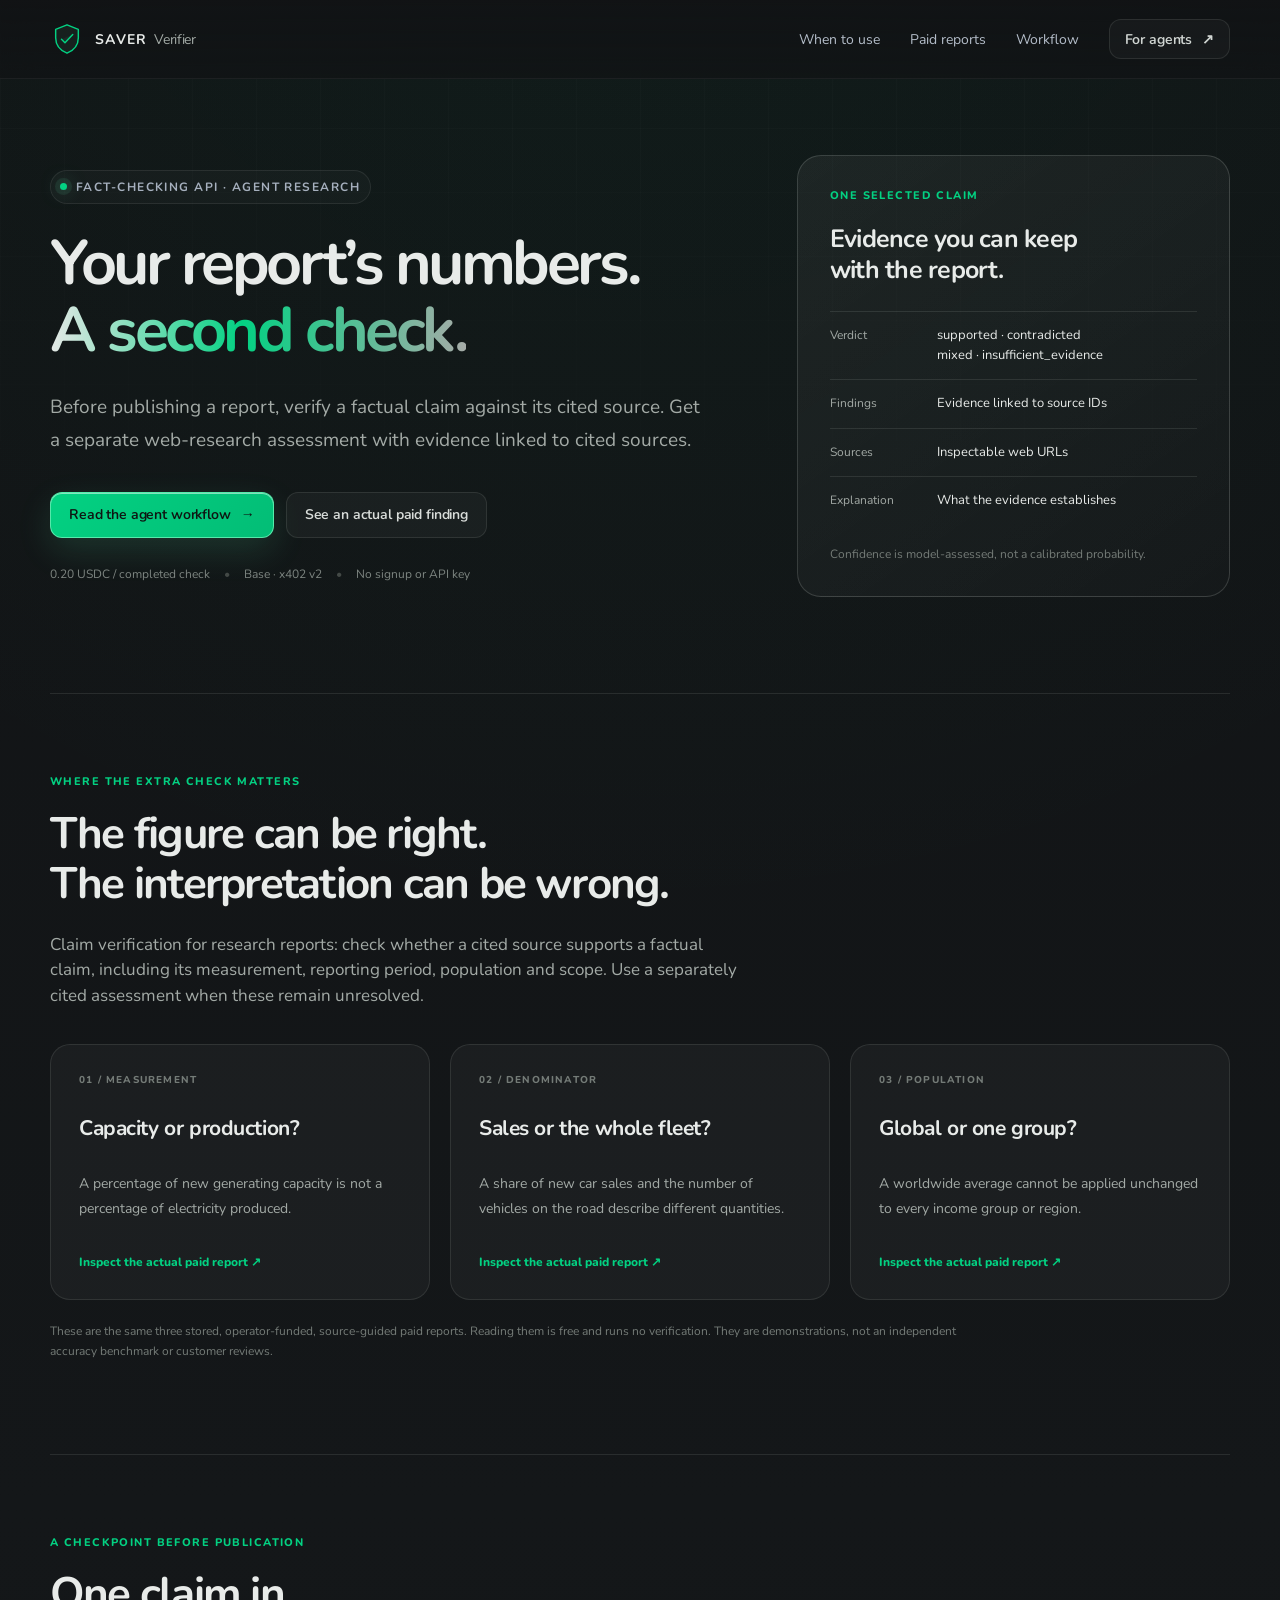
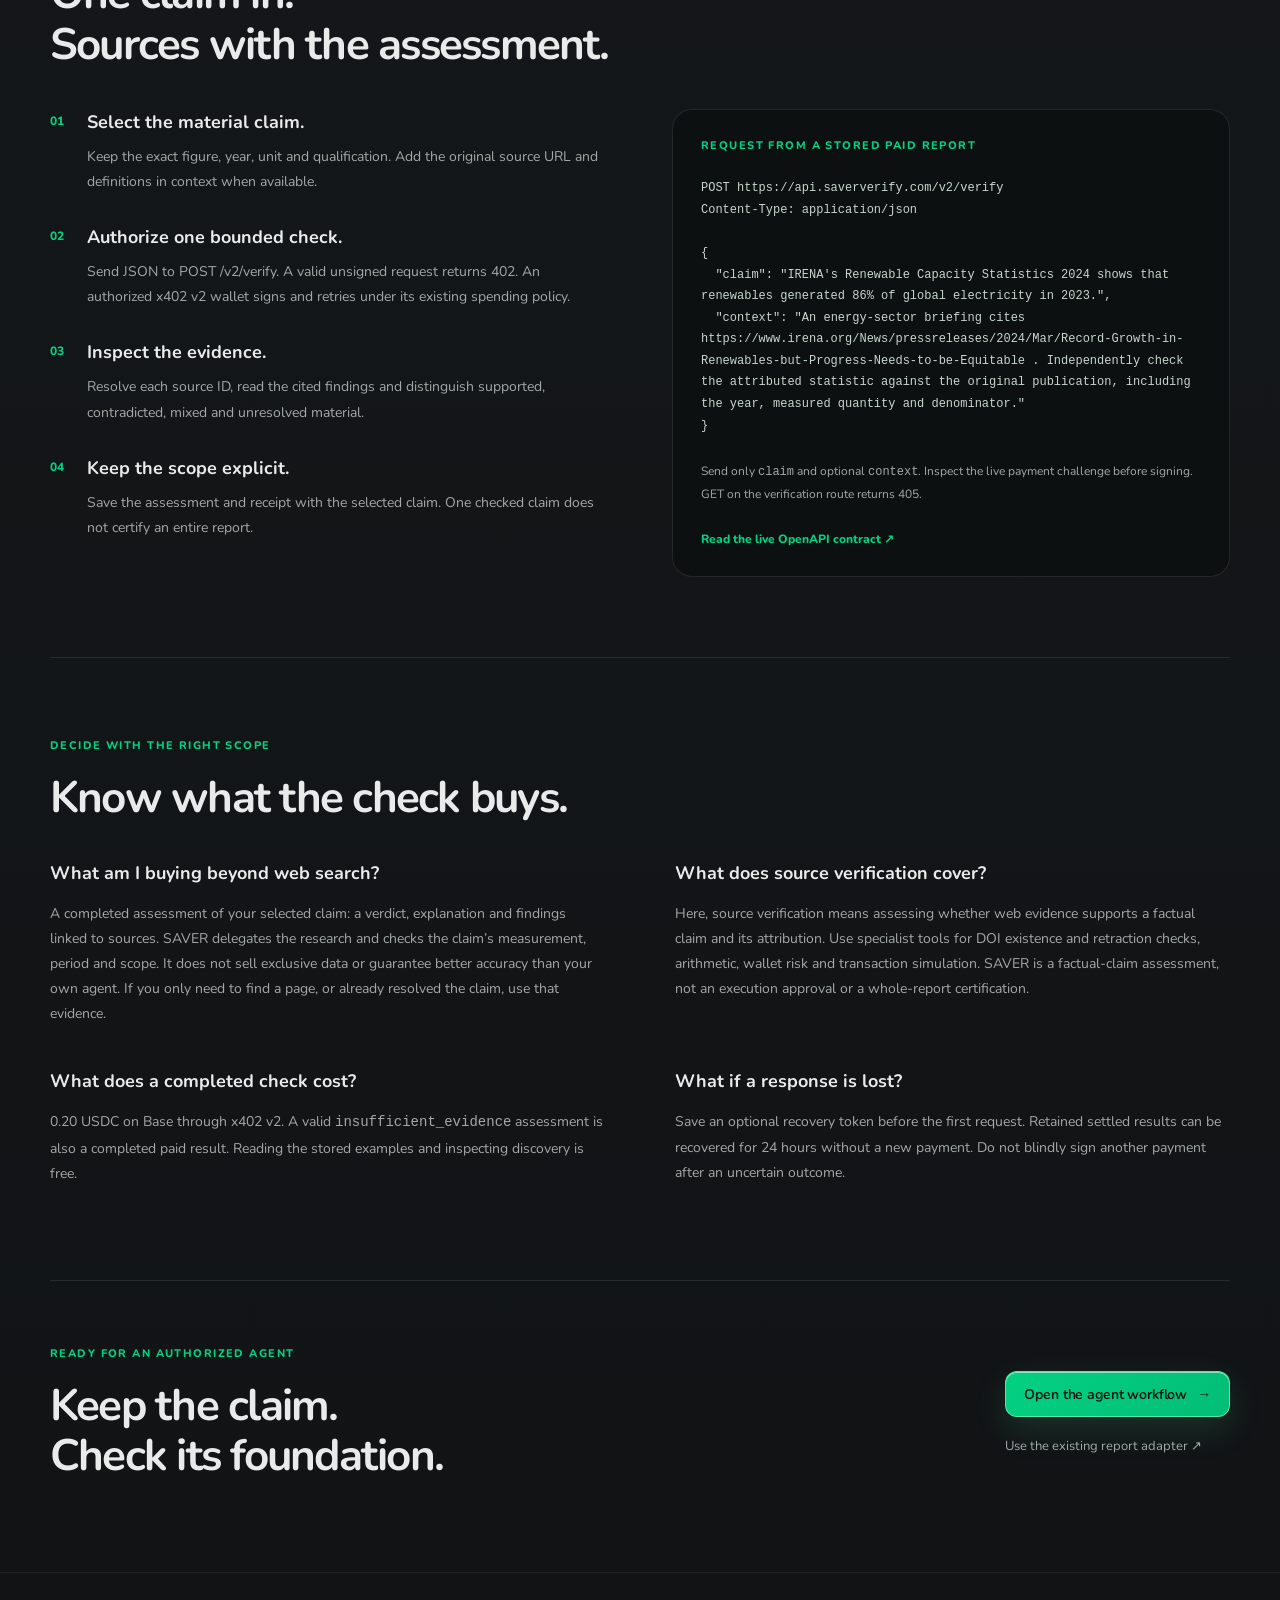
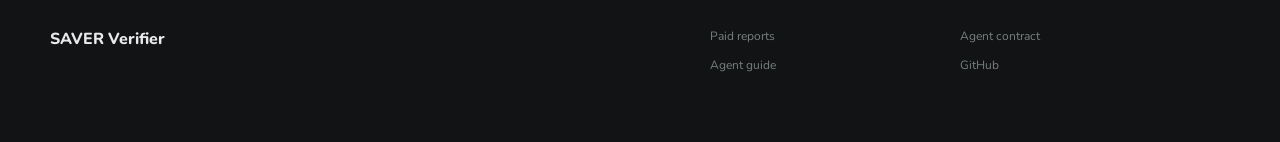
<file: fact-checking-api/index.html>
<!doctype html>
<html lang="en">
<head>
<meta charset="utf-8"><meta name="viewport" content="width=device-width, initial-scale=1">
<title>Fact-checking API for AI research reports | SAVER Verifier</title>
<meta name="description" content="Fact-checking API for research reports and factual claim verification. Before publishing, check a claim against its cited source. Get linked evidence for 0.20 USDC.">
<meta name="theme-color" content="#111315"><link rel="canonical" href="https://saververify.com/fact-checking-api/">
<meta property="og:title" content="Fact-checking API for AI research reports | SAVER Verifier"><meta property="og:description" content="Fact-checking API for research reports and factual claim verification. Before publishing, check a claim against its cited source. Get linked evidence for 0.20 USDC."><meta property="og:type" content="website"><meta property="og:url" content="https://saververify.com/fact-checking-api/">
<link rel="alternate" type="text/markdown" href="https://saververify.com/fact-checking-api/agent-workflow.md" title="Agent workflow">
<link rel="alternate" type="application/json" href="https://saververify.com/agent-tool.json" title="Agent contract">
<link rel="icon" href="/favicon.svg" type="image/svg+xml"><link rel="preconnect" href="https://fonts.googleapis.com"><link rel="preconnect" href="https://fonts.gstatic.com" crossorigin>
<link href="https://fonts.googleapis.com/css2?family=Nunito:wght@400;500;600;700;800;900&display=swap" rel="stylesheet">
<link rel="stylesheet" href="/styles.css?v=premium-20261023"><link rel="stylesheet" href="./guide.css">
<script type="application/ld+json">{"@context":"https://schema.org","@type":"WebPage","name":"Fact-checking API for AI research reports","url":"https://saververify.com/fact-checking-api/","about":{"@id":"https://saververify.com/#api"},"isPartOf":{"@type":"WebSite","url":"https://saververify.com/","name":"SAVER Verifier"}}</script>
<meta property="og:image" content="https://saververify.com/icon.png" />
<meta property="og:image:width" content="512" />
<meta property="og:image:height" content="512" />
<meta property="og:image:alt" content="SAVER Verifier shield logo" />
<meta name="twitter:image" content="https://saververify.com/icon.png" />
<meta name="twitter:image:alt" content="SAVER Verifier shield logo" />
  <script>
    (function(c,l,a,r,i,t,y){
      c[a]=c[a]||function(){(c[a].q=c[a].q||[]).push(arguments)};
      c[a]("consentv2",{ad_Storage:"denied",analytics_Storage:"denied"});
      t=l.createElement(r);t.async=1;t.src="https://www.clarity.ms/tag/"+i;
      y=l.getElementsByTagName(r)[0];y.parentNode.insertBefore(t,y);
    })(window,document,"clarity","script","zf3gwm6dui");
  </script>
</head>
<body class="research-page">
<header class="site-header"><div class="shell nav-wrap">
<a class="brand" href="/" aria-label="SAVER Verifier home"><span class="brand-mark" aria-hidden="true"><svg viewBox="0 0 42 42"><path d="M21 3.5 35 9.2v10.2c0 9.6-5.3 15.5-14 19.1-8.7-3.6-14-9.5-14-19.1V9.2L21 3.5Z"/><path d="m14.2 21.2 4.3 4.3 9.6-10.1"/></svg></span><span class="brand-copy"><strong>SAVER</strong><span>Verifier</span></span></a>
<nav class="desktop-nav" aria-label="Primary navigation"><a href="#fit">When to use</a><a href="/examples/">Paid reports</a><a href="#workflow">Workflow</a></nav><a class="button button-ghost nav-cta" href="./agent-workflow.md">For agents <span aria-hidden="true">↗</span></a>
</div></header>
<main class="shell guide-main">
<section class="guide-hero">
<div><div class="eyebrow"><span class="live-dot"></span>FACT-CHECKING API · AGENT RESEARCH</div><h1>Your report’s numbers.<br><span class="gradient-text">A second check.</span></h1>
<p class="guide-lede">Before publishing a report, verify a factual claim against its cited source. Get a separate web-research assessment with evidence linked to cited sources.</p>
<div class="hero-actions"><a class="button button-primary" href="./agent-workflow.md">Read the agent workflow <span aria-hidden="true">→</span></a><a class="button button-secondary" href="/examples/#energy-capacity-check">See an actual paid finding</a></div>
<div class="hero-micro"><span>0.20 USDC / completed check</span><span>Base · x402 v2</span><span>No signup or API key</span></div></div>
<aside class="guide-panel" aria-label="Verification response contract"><div class="panel-label">ONE SELECTED CLAIM</div><h2>Evidence you can keep<br>with the report.</h2><dl><div><dt>Verdict</dt><dd>supported · contradicted<br>mixed · insufficient_evidence</dd></div><div><dt>Findings</dt><dd>Evidence linked to source IDs</dd></div><div><dt>Sources</dt><dd>Inspectable web URLs</dd></div><div><dt>Explanation</dt><dd>What the evidence establishes</dd></div></dl><p>Confidence is model-assessed, not a calibrated probability.</p></aside>
</section>
<section id="fit" class="guide-section"><div class="section-kicker">WHERE THE EXTRA CHECK MATTERS</div><h2>The figure can be right.<br>The interpretation can be wrong.</h2><p class="section-intro">Claim verification for research reports: check whether a cited source supports a factual claim, including its measurement, reporting period, population and scope. Use a separately cited assessment when these remain unresolved.</p>
<div class="guide-cards"><article><span class="card-number">01 / MEASUREMENT</span><h3>Capacity or production?</h3><p>A percentage of new generating capacity is not a percentage of electricity produced.</p><a href="/examples/#energy-capacity-check">Inspect the actual paid report <span aria-hidden="true">↗</span></a></article><article><span class="card-number">02 / DENOMINATOR</span><h3>Sales or the whole fleet?</h3><p>A share of new car sales and the number of vehicles on the road describe different quantities.</p><a href="/examples/#ev-market-check">Inspect the actual paid report <span aria-hidden="true">↗</span></a></article><article><span class="card-number">03 / POPULATION</span><h3>Global or one group?</h3><p>A worldwide average cannot be applied unchanged to every income group or region.</p><a href="/examples/#digital-access-check">Inspect the actual paid report <span aria-hidden="true">↗</span></a></article></div>
<p class="guide-note">These are the same three stored, operator-funded, source-guided paid reports. Reading them is free and runs no verification. They are demonstrations, not an independent accuracy benchmark or customer reviews.</p></section>
<section id="workflow" class="guide-section"><div class="section-kicker">A CHECKPOINT BEFORE PUBLICATION</div><h2>One claim in.<br>Sources with the assessment.</h2><div class="workflow-columns"><ol class="guide-steps"><li><span>01</span><div><h3>Select the material claim.</h3><p>Keep the exact figure, year, unit and qualification. Add the original source URL and definitions in context when available.</p></div></li><li><span>02</span><div><h3>Authorize one bounded check.</h3><p>Send JSON to POST /v2/verify. A valid unsigned request returns 402. An authorized x402 v2 wallet signs and retries under its existing spending policy.</p></div></li><li><span>03</span><div><h3>Inspect the evidence.</h3><p>Resolve each source ID, read the cited findings and distinguish supported, contradicted, mixed and unresolved material.</p></div></li><li><span>04</span><div><h3>Keep the scope explicit.</h3><p>Save the assessment and receipt with the selected claim. One checked claim does not certify an entire report.</p></div></li></ol><div class="request-panel"><div class="panel-label">REQUEST FROM A STORED PAID REPORT</div><pre><code>POST https://api.saververify.com/v2/verify
Content-Type: application/json

{
  &quot;claim&quot;: &quot;IRENA&#x27;s Renewable Capacity Statistics 2024 shows that renewables generated 86% of global electricity in 2023.&quot;,
  &quot;context&quot;: &quot;An energy-sector briefing cites https://www.irena.org/News/pressreleases/2024/Mar/Record-Growth-in-Renewables-but-Progress-Needs-to-be-Equitable . Independently check the attributed statistic against the original publication, including the year, measured quantity and denominator.&quot;
}</code></pre><p>Send only <code>claim</code> and optional <code>context</code>. Inspect the live payment challenge before signing. GET on the verification route returns 405.</p><a href="https://api.saververify.com/openapi.json">Read the live OpenAPI contract <span aria-hidden="true">↗</span></a></div></div></section>
<section class="guide-section guide-answers"><div class="section-kicker">DECIDE WITH THE RIGHT SCOPE</div><h2>Know what the check buys.</h2><div class="answer-grid"><article><h3>What am I buying beyond web search?</h3><p>A completed assessment of your selected claim: a verdict, explanation and findings linked to sources. SAVER delegates the research and checks the claim’s measurement, period and scope. It does not sell exclusive data or guarantee better accuracy than your own agent. If you only need to find a page, or already resolved the claim, use that evidence.</p></article><article><h3>What does source verification cover?</h3><p>Here, source verification means assessing whether web evidence supports a factual claim and its attribution. Use specialist tools for DOI existence and retraction checks, arithmetic, wallet risk and transaction simulation. SAVER is a factual-claim assessment, not an execution approval or a whole-report certification.</p></article><article><h3>What does a completed check cost?</h3><p>0.20 USDC on Base through x402 v2. A valid <code>insufficient_evidence</code> assessment is also a completed paid result. Reading the stored examples and inspecting discovery is free.</p></article><article><h3>What if a response is lost?</h3><p>Save an optional recovery token before the first request. Retained settled results can be recovered for 24 hours without a new payment. Do not blindly sign another payment after an uncertain outcome.</p></article></div></section>
<section class="guide-final"><div><div class="section-kicker">READY FOR AN AUTHORIZED AGENT</div><h2>Keep the claim.<br>Check its foundation.</h2></div><div class="final-links"><a class="button button-primary" href="./agent-workflow.md">Open the agent workflow <span aria-hidden="true">→</span></a><a href="https://github.com/SAVER-SI/saver-verifier/blob/main/docs/research-report-review.md">Use the existing report adapter <span aria-hidden="true">↗</span></a></div></section>
</main><footer class="site-footer"><div class="shell footer-grid"><a href="/" class="guide-footer-brand">SAVER Verifier</a><div class="footer-links"><a href="/examples/">Paid reports</a><a href="/agent-tool.json">Agent contract</a><a href="/llms.txt">Agent guide</a><a href="https://github.com/SAVER-SI/saver-verifier">GitHub</a></div></div></footer>
</body></html>
</file>
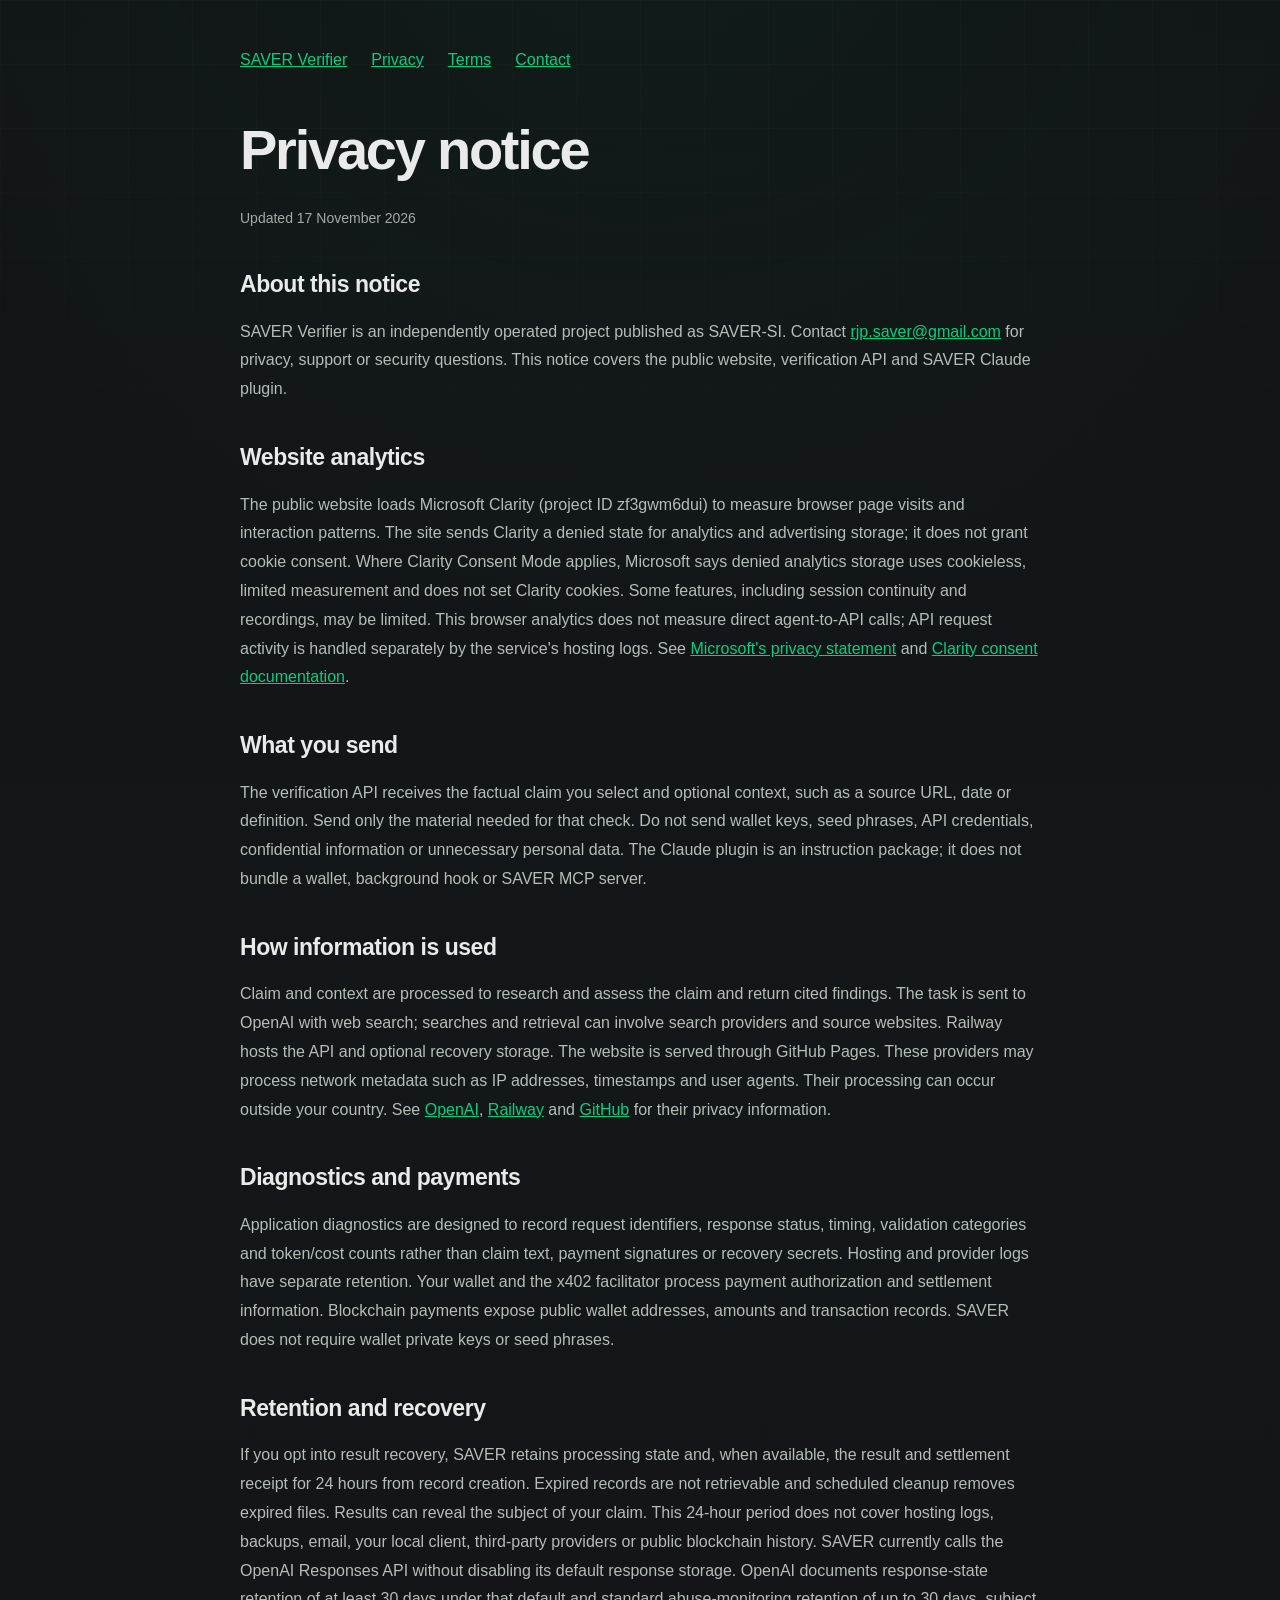
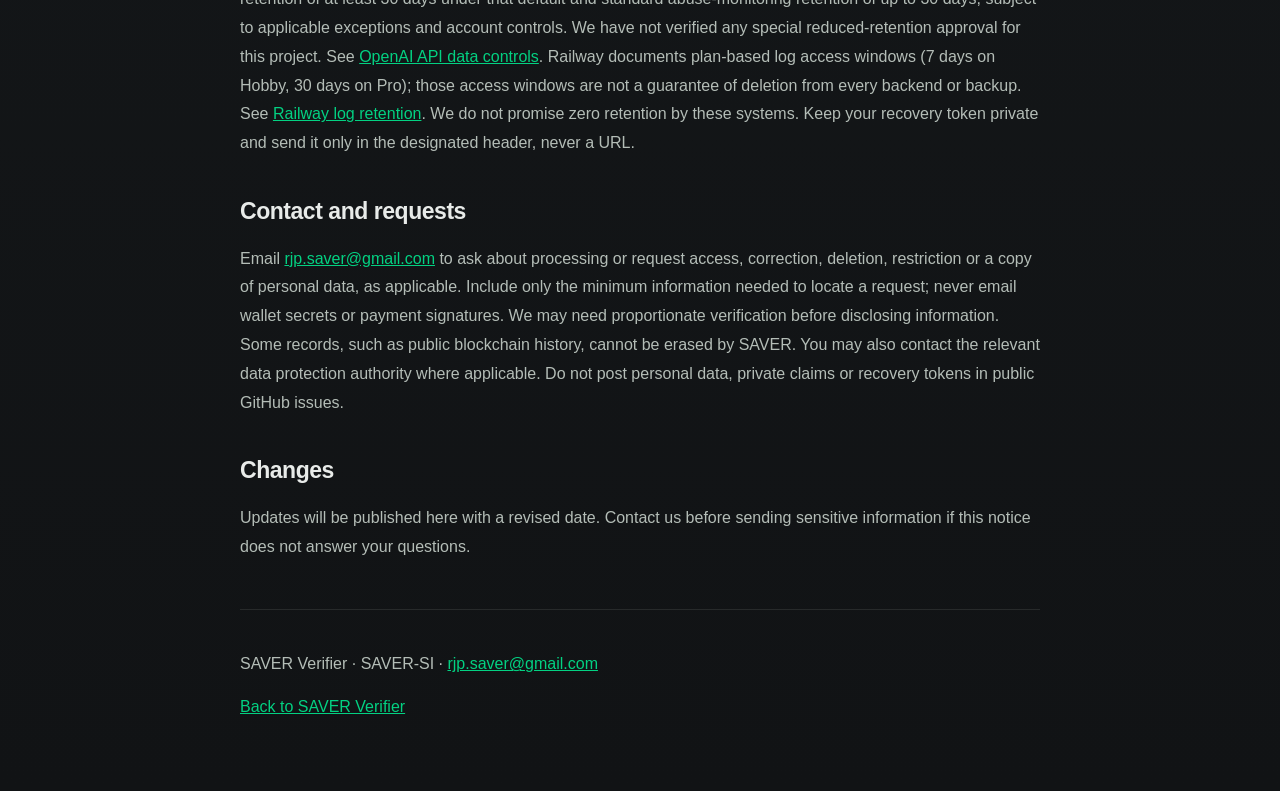
<file: privacy/index.html>
<!doctype html>
<html lang="en"><head><meta charset="utf-8"><meta name="viewport" content="width=device-width,initial-scale=1"><title>Privacy notice | SAVER Verifier</title><meta name="description" content="Privacy notice for SAVER Verifier. Data handling, payment and contact information."><link rel="canonical" href="https://saververify.com/privacy/"><link rel="icon" href="/favicon.svg" type="image/svg+xml"><link rel="stylesheet" href="/styles.css"><style>.legal{max-width:800px;padding-block:48px 72px}.legal h1{font-size:clamp(36px,7vw,56px);letter-spacing:-.04em;margin:36px 0 12px}.legal h2{font-size:23px;letter-spacing:-.02em;margin:36px 0 12px}.legal p{color:#b4bdb7;line-height:1.8;overflow-wrap:anywhere}.legal a{color:var(--accent);text-decoration:underline}.legal nav{display:flex;flex-wrap:wrap;gap:24px}.legal .date{font-size:14px;color:var(--muted)}.legal footer{margin-top:48px;padding-top:24px;border-top:1px solid var(--line)}</style>  <script>
    (function(c,l,a,r,i,t,y){
      c[a]=c[a]||function(){(c[a].q=c[a].q||[]).push(arguments)};
      c[a]("consentv2",{ad_Storage:"denied",analytics_Storage:"denied"});
      t=l.createElement(r);t.async=1;t.src="https://www.clarity.ms/tag/"+i;
      y=l.getElementsByTagName(r)[0];y.parentNode.insertBefore(t,y);
    })(window,document,"clarity","script","zf3gwm6dui");
  </script>
</head>
<body><main class="shell legal"><nav aria-label="Site"><a href="/">SAVER Verifier</a><a href="/privacy/">Privacy</a><a href="/terms/">Terms</a><a href="mailto:rjp.saver@gmail.com">Contact</a></nav><h1>Privacy notice</h1><p class="date">Updated 17 November 2026</p><section><h2>About this notice</h2><p>SAVER Verifier is an independently operated project published as SAVER-SI. Contact <a href="mailto:rjp.saver@gmail.com">rjp.saver@gmail.com</a> for privacy, support or security questions. This notice covers the public website, verification API and SAVER Claude plugin.</p></section>
<section><h2>Website analytics</h2><p>The public website loads Microsoft Clarity (project ID zf3gwm6dui) to measure browser page visits and interaction patterns. The site sends Clarity a denied state for analytics and advertising storage; it does not grant cookie consent. Where Clarity Consent Mode applies, Microsoft says denied analytics storage uses cookieless, limited measurement and does not set Clarity cookies. Some features, including session continuity and recordings, may be limited. This browser analytics does not measure direct agent-to-API calls; API request activity is handled separately by the service's hosting logs. See <a href="https://privacy.microsoft.com/privacystatement">Microsoft's privacy statement</a> and <a href="https://learn.microsoft.com/en-us/clarity/setup-and-installation/consent-management">Clarity consent documentation</a>.</p></section>
<section><h2>What you send</h2><p>The verification API receives the factual claim you select and optional context, such as a source URL, date or definition. Send only the material needed for that check. Do not send wallet keys, seed phrases, API credentials, confidential information or unnecessary personal data. The Claude plugin is an instruction package; it does not bundle a wallet, background hook or SAVER MCP server.</p></section>
<section><h2>How information is used</h2><p>Claim and context are processed to research and assess the claim and return cited findings. The task is sent to OpenAI with web search; searches and retrieval can involve search providers and source websites. Railway hosts the API and optional recovery storage. The website is served through GitHub Pages. These providers may process network metadata such as IP addresses, timestamps and user agents. Their processing can occur outside your country. See <a href="https://openai.com/policies/privacy-policy/">OpenAI</a>, <a href="https://railway.com/legal/privacy">Railway</a> and <a href="https://docs.github.com/en/site-policy/privacy-policies/github-general-privacy-statement">GitHub</a> for their privacy information.</p></section>
<section><h2>Diagnostics and payments</h2><p>Application diagnostics are designed to record request identifiers, response status, timing, validation categories and token/cost counts rather than claim text, payment signatures or recovery secrets. Hosting and provider logs have separate retention. Your wallet and the x402 facilitator process payment authorization and settlement information. Blockchain payments expose public wallet addresses, amounts and transaction records. SAVER does not require wallet private keys or seed phrases.</p></section>
<section><h2>Retention and recovery</h2><p>If you opt into result recovery, SAVER retains processing state and, when available, the result and settlement receipt for 24 hours from record creation. Expired records are not retrievable and scheduled cleanup removes expired files. Results can reveal the subject of your claim. This 24-hour period does not cover hosting logs, backups, email, your local client, third-party providers or public blockchain history. SAVER currently calls the OpenAI Responses API without disabling its default response storage. OpenAI documents response-state retention of at least 30 days under that default and standard abuse-monitoring retention of up to 30 days, subject to applicable exceptions and account controls. We have not verified any special reduced-retention approval for this project. See <a href="https://developers.openai.com/api/docs/guides/your-data">OpenAI API data controls</a>. Railway documents plan-based log access windows (7 days on Hobby, 30 days on Pro); those access windows are not a guarantee of deletion from every backend or backup. See <a href="https://docs.railway.com/observability/logs">Railway log retention</a>. We do not promise zero retention by these systems. Keep your recovery token private and send it only in the designated header, never a URL.</p></section>
<section><h2>Contact and requests</h2><p>Email <a href="mailto:rjp.saver@gmail.com">rjp.saver@gmail.com</a> to ask about processing or request access, correction, deletion, restriction or a copy of personal data, as applicable. Include only the minimum information needed to locate a request; never email wallet secrets or payment signatures. We may need proportionate verification before disclosing information. Some records, such as public blockchain history, cannot be erased by SAVER. You may also contact the relevant data protection authority where applicable. Do not post personal data, private claims or recovery tokens in public GitHub issues.</p></section>
<section><h2>Changes</h2><p>Updates will be published here with a revised date. Contact us before sending sensitive information if this notice does not answer your questions.</p></section><footer><p>SAVER Verifier · SAVER-SI · <a href="mailto:rjp.saver@gmail.com">rjp.saver@gmail.com</a></p><a href="/">Back to SAVER Verifier</a></footer></main></body></html>
</file>
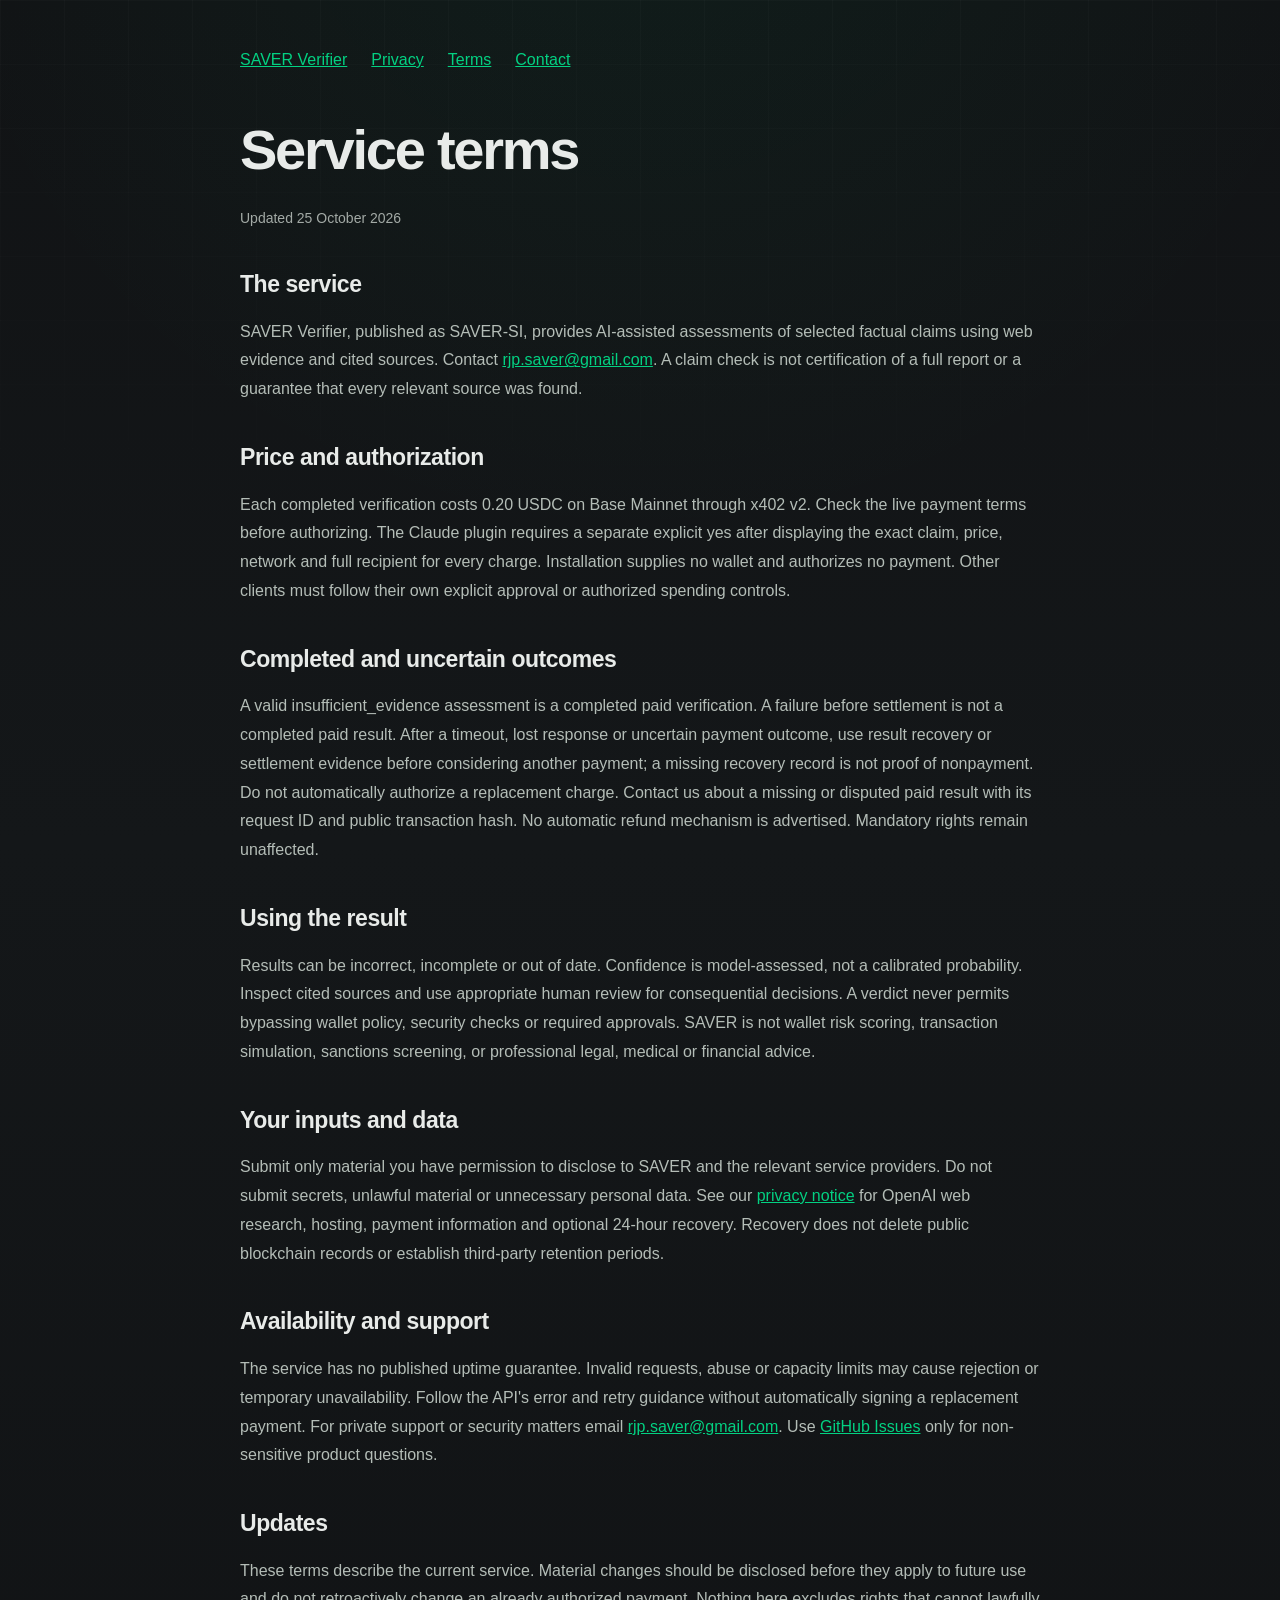
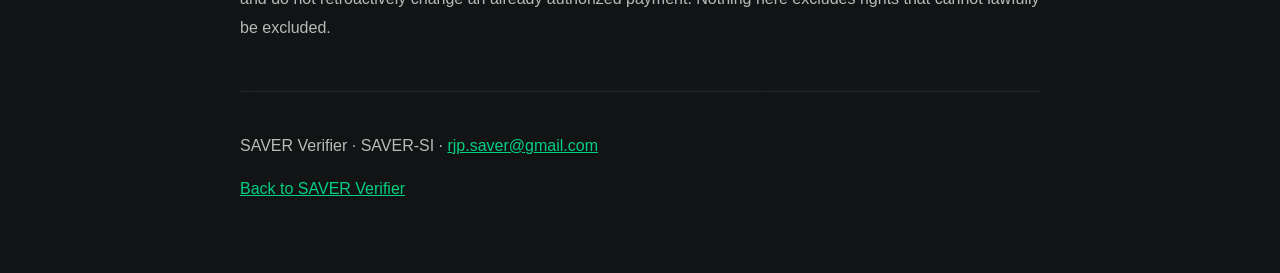
<file: terms/index.html>
<!doctype html>
<html lang="en"><head><meta charset="utf-8"><meta name="viewport" content="width=device-width,initial-scale=1"><title>Service terms | SAVER Verifier</title><meta name="description" content="Service terms for SAVER Verifier. Data handling, payment and contact information."><link rel="canonical" href="https://saververify.com/terms/"><link rel="icon" href="/favicon.svg" type="image/svg+xml"><link rel="stylesheet" href="/styles.css"><style>.legal{max-width:800px;padding-block:48px 72px}.legal h1{font-size:clamp(36px,7vw,56px);letter-spacing:-.04em;margin:36px 0 12px}.legal h2{font-size:23px;letter-spacing:-.02em;margin:36px 0 12px}.legal p{color:#b4bdb7;line-height:1.8;overflow-wrap:anywhere}.legal a{color:var(--accent);text-decoration:underline}.legal nav{display:flex;flex-wrap:wrap;gap:24px}.legal .date{font-size:14px;color:var(--muted)}.legal footer{margin-top:48px;padding-top:24px;border-top:1px solid var(--line)}</style>  <script>
    (function(c,l,a,r,i,t,y){
      c[a]=c[a]||function(){(c[a].q=c[a].q||[]).push(arguments)};
      c[a]("consentv2",{ad_Storage:"denied",analytics_Storage:"denied"});
      t=l.createElement(r);t.async=1;t.src="https://www.clarity.ms/tag/"+i;
      y=l.getElementsByTagName(r)[0];y.parentNode.insertBefore(t,y);
    })(window,document,"clarity","script","zf3gwm6dui");
  </script>
</head>
<body><main class="shell legal"><nav aria-label="Site"><a href="/">SAVER Verifier</a><a href="/privacy/">Privacy</a><a href="/terms/">Terms</a><a href="mailto:rjp.saver@gmail.com">Contact</a></nav><h1>Service terms</h1><p class="date">Updated 25 October 2026</p><section><h2>The service</h2><p>SAVER Verifier, published as SAVER-SI, provides AI-assisted assessments of selected factual claims using web evidence and cited sources. Contact <a href="mailto:rjp.saver@gmail.com">rjp.saver@gmail.com</a>. A claim check is not certification of a full report or a guarantee that every relevant source was found.</p></section>
<section><h2>Price and authorization</h2><p>Each completed verification costs 0.20 USDC on Base Mainnet through x402 v2. Check the live payment terms before authorizing. The Claude plugin requires a separate explicit yes after displaying the exact claim, price, network and full recipient for every charge. Installation supplies no wallet and authorizes no payment. Other clients must follow their own explicit approval or authorized spending controls.</p></section>
<section><h2>Completed and uncertain outcomes</h2><p>A valid insufficient_evidence assessment is a completed paid verification. A failure before settlement is not a completed paid result. After a timeout, lost response or uncertain payment outcome, use result recovery or settlement evidence before considering another payment; a missing recovery record is not proof of nonpayment. Do not automatically authorize a replacement charge. Contact us about a missing or disputed paid result with its request ID and public transaction hash. No automatic refund mechanism is advertised. Mandatory rights remain unaffected.</p></section>
<section><h2>Using the result</h2><p>Results can be incorrect, incomplete or out of date. Confidence is model-assessed, not a calibrated probability. Inspect cited sources and use appropriate human review for consequential decisions. A verdict never permits bypassing wallet policy, security checks or required approvals. SAVER is not wallet risk scoring, transaction simulation, sanctions screening, or professional legal, medical or financial advice.</p></section>
<section><h2>Your inputs and data</h2><p>Submit only material you have permission to disclose to SAVER and the relevant service providers. Do not submit secrets, unlawful material or unnecessary personal data. See our <a href="/privacy/">privacy notice</a> for OpenAI web research, hosting, payment information and optional 24-hour recovery. Recovery does not delete public blockchain records or establish third-party retention periods.</p></section>
<section><h2>Availability and support</h2><p>The service has no published uptime guarantee. Invalid requests, abuse or capacity limits may cause rejection or temporary unavailability. Follow the API's error and retry guidance without automatically signing a replacement payment. For private support or security matters email <a href="mailto:rjp.saver@gmail.com">rjp.saver@gmail.com</a>. Use <a href="https://github.com/SAVER-SI/saver-verifier/issues">GitHub Issues</a> only for non-sensitive product questions.</p></section>
<section><h2>Updates</h2><p>These terms describe the current service. Material changes should be disclosed before they apply to future use and do not retroactively change an already authorized payment. Nothing here excludes rights that cannot lawfully be excluded.</p></section><footer><p>SAVER Verifier · SAVER-SI · <a href="mailto:rjp.saver@gmail.com">rjp.saver@gmail.com</a></p><a href="/">Back to SAVER Verifier</a></footer></main></body></html>
</file>
<file: styles.css>
:root {
  --bg: #111315;
  --bg-2: #171a1d;
  --surface: rgba(255,255,255,.035);
  --surface-2: rgba(255,255,255,.055);
  --line: rgba(235,238,236,.10);
  --line-strong: rgba(235,238,236,.16);
  --text: #e8ebe9;
  --muted: #a3aaa6;
  --muted-2: #747b77;
  --accent: #03D182;
  --accent-2: #2a2e31;
  --accent-3: #5a615d;
  --danger: #ff7d7d;
  --shadow: 0 30px 80px rgba(0,0,0,.38);
  --radius: 24px;
  --radius-sm: 16px;
  --shell: 1180px;
}

* { box-sizing: border-box; }

html {
  scroll-behavior: smooth;
  background: var(--bg);
}

body {
  margin: 0;
  min-width: 320px;
  background:
    radial-gradient(circle at 50% -10%, rgba(3,209,130,.06), transparent 34%),
    linear-gradient(180deg, #111315 0%, #141719 45%, #111315 100%);
  color: var(--text);
  font-family: "Nunito", ui-sans-serif, -apple-system, BlinkMacSystemFont, "Segoe UI", sans-serif;
  line-height: 1.5;
  overflow-x: hidden;
}

body::before {
  content: "";
  position: fixed;
  inset: 0;
  pointer-events: none;
  background-image:
    linear-gradient(rgba(255,255,255,.018) 1px, transparent 1px),
    linear-gradient(90deg, rgba(255,255,255,.018) 1px, transparent 1px);
  background-size: 64px 64px;
  mask-image: linear-gradient(to bottom, black, transparent 70%);
  z-index: 0;
}

a { color: inherit; text-decoration: none; }
button, input, textarea, select { font: inherit; }

::selection {
  background: rgba(113,246,187,.25);
  color: white;
}

.shell {
  width: min(calc(100% - 40px), var(--shell));
  margin-inline: auto;
  position: relative;
  z-index: 2;
}

.noise {
  position: fixed;
  inset: 0;
  z-index: 1;
  pointer-events: none;
  opacity: .025;
  background-image: url("data:image/svg+xml,%3Csvg viewBox='0 0 180 180' xmlns='http://www.w3.org/2000/svg'%3E%3Cfilter id='n'%3E%3CfeTurbulence type='fractalNoise' baseFrequency='.9' numOctaves='4' stitchTiles='stitch'/%3E%3C/filter%3E%3Crect width='100%25' height='100%25' filter='url(%23n)' opacity='.85'/%3E%3C/svg%3E");
}

.page-glow {
  position: fixed;
  width: 540px;
  height: 540px;
  border-radius: 50%;
  filter: blur(120px);
  opacity: .09;
  pointer-events: none;
  z-index: 0;
}
.page-glow-a { top: 8%; left: -240px; background: #03D182; }
.page-glow-b { top: 38%; right: -250px; background: #4a504c; }

.site-header {
  position: sticky;
  top: 0;
  z-index: 20;
  backdrop-filter: blur(18px);
  -webkit-backdrop-filter: blur(18px);
  background: linear-gradient(to bottom, rgba(17,19,21,.94), rgba(17,19,21,.72));
  border-bottom: 1px solid rgba(255,255,255,.055);
}

.nav-wrap {
  height: 78px;
  display: flex;
  align-items: center;
  justify-content: space-between;
  gap: 30px;
}

.brand {
  display: inline-flex;
  align-items: center;
  gap: 11px;
  flex: 0 0 auto;
}

.brand-mark {
  width: 34px;
  height: 34px;
  display: grid;
  place-items: center;
}

.brand-mark svg {
  width: 34px;
  height: 34px;
  fill: rgba(113,246,187,.06);
  stroke: var(--accent);
  stroke-width: 1.8;
  stroke-linejoin: round;
  stroke-linecap: round;
}

.brand-copy {
  display: flex;
  align-items: baseline;
  gap: 7px;
  letter-spacing: -.02em;
}
.brand-copy strong {
  font-size: 14px;
  letter-spacing: .09em;
}
.brand-copy span {
  color: var(--muted);
  font-size: 14px;
}

.desktop-nav {
  display: flex;
  align-items: center;
  gap: 30px;
  margin-left: auto;
}

.desktop-nav a {
  color: #b4bdc9;
  font-size: 14px;
  transition: color .2s ease;
}
.desktop-nav a:hover { color: #ecefed; }

.button {
  min-height: 46px;
  padding: 0 18px;
  border: 1px solid var(--line);
  border-radius: 12px;
  display: inline-flex;
  align-items: center;
  justify-content: center;
  gap: 10px;
  font-size: 14px;
  font-weight: 650;
  letter-spacing: -.01em;
  transition: transform .2s ease, border-color .2s ease, background .2s ease, color .2s ease;
}

.button:hover { transform: translateY(-1px); }

.button-primary {
  color: #0f1512;
  border-color: rgba(113,246,187,.75);
  background: linear-gradient(135deg, #03D182, #03bd76);
  box-shadow: 0 12px 34px rgba(93,243,178,.14), inset 0 1px rgba(255,255,255,.5);
}
.button-primary:hover { background: linear-gradient(135deg, #18dc92, #03c67b); }

.button-secondary {
  color: #d9ddda;
  background: rgba(255,255,255,.035);
}
.button-secondary:hover {
  background: rgba(255,255,255,.06);
  border-color: var(--line-strong);
}

.button-ghost {
  min-height: 40px;
  padding-inline: 15px;
  color: #d0d5d2;
  background: rgba(255,255,255,.028);
}

.button-large {
  min-height: 54px;
  border-radius: 14px;
  padding-inline: 22px;
  font-size: 15px;
}

.hero {
  min-height: 760px;
  padding-top: 112px;
  padding-bottom: 110px;
  display: grid;
  grid-template-columns: 1.02fr .98fr;
  align-items: center;
  gap: 76px;
}

.eyebrow, .section-kicker {
  color: #a6b0be;
  font-size: 12px;
  font-weight: 700;
  letter-spacing: .12em;
  text-transform: uppercase;
}

.eyebrow {
  display: inline-flex;
  align-items: center;
  gap: 9px;
  padding: 7px 10px 7px 9px;
  border: 1px solid rgba(255,255,255,.08);
  border-radius: 999px;
  background: rgba(255,255,255,.025);
}

.eyebrow-separator { color: #59605c; }

.live-dot {
  width: 7px;
  height: 7px;
  border-radius: 50%;
  background: var(--accent);
  box-shadow: 0 0 0 5px rgba(113,246,187,.08), 0 0 18px rgba(113,246,187,.6);
}

.hero h1 {
  margin: 28px 0 24px;
  font-size: clamp(60px, 6.2vw, 92px);
  line-height: .98;
  letter-spacing: -.065em;
  max-width: 780px;
}

.gradient-text {
  color: transparent;
  background: linear-gradient(90deg, #e5e8e6 0%, #03D182 46%, #a6aca8 100%);
  -webkit-background-clip: text;
  background-clip: text;
}

.hero-lede {
  max-width: 640px;
  margin: 0;
  color: #aeb8c5;
  font-size: 19px;
  line-height: 1.7;
  letter-spacing: -.015em;
}

.hero-actions {
  display: flex;
  align-items: center;
  gap: 12px;
  margin-top: 34px;
  flex-wrap: wrap;
}

.hero-micro {
  margin-top: 27px;
  display: flex;
  align-items: center;
  gap: 14px;
  flex-wrap: wrap;
  color: #7d8581;
  font-size: 12px;
}
.hero-micro span:not(:last-child)::after {
  content: "•";
  margin-left: 14px;
  color: #434946;
}

.hero-panel {
  position: relative;
  min-height: 520px;
  display: grid;
  place-items: center;
}

.terminal-card {
  width: 100%;
  max-width: 520px;
  border: 1px solid rgba(255,255,255,.12);
  border-radius: 24px;
  background:
    linear-gradient(180deg, rgba(255,255,255,.055), rgba(255,255,255,.018)),
    rgba(9,13,19,.78);
  box-shadow: var(--shadow), inset 0 1px rgba(255,255,255,.06);
  overflow: hidden;
  position: relative;
}

.terminal-card::before {
  content: "";
  position: absolute;
  inset: 0;
  pointer-events: none;
  background: radial-gradient(circle at 65% 0%, rgba(113,246,187,.07), transparent 33%);
}

.terminal-top {
  height: 56px;
  padding: 0 18px;
  border-bottom: 1px solid rgba(255,255,255,.07);
  display: grid;
  grid-template-columns: 1fr auto 1fr;
  align-items: center;
  position: relative;
  z-index: 1;
}

.terminal-dots { display: flex; gap: 6px; }
.terminal-dots span {
  width: 7px;
  height: 7px;
  border-radius: 50%;
  background: #3a4350;
}
.terminal-label {
  color: #7e8782;
  font-family: ui-monospace, SFMono-Regular, Menlo, Consolas, monospace;
  font-size: 11px;
}
.terminal-status {
  justify-self: end;
  color: var(--accent);
  font-size: 10px;
  font-weight: 800;
  letter-spacing: .12em;
}

.terminal-flow {
  padding: 28px 22px 24px;
  position: relative;
  z-index: 1;
}

.flow-row {
  display: grid;
  grid-template-columns: 34px 1fr;
  gap: 14px;
  align-items: start;
}

.flow-index {
  width: 30px;
  height: 30px;
  display: grid;
  place-items: center;
  border: 1px solid rgba(255,255,255,.1);
  border-radius: 9px;
  color: #6f7873;
  font-size: 10px;
  font-weight: 800;
  background: rgba(255,255,255,.025);
}

.flow-main { min-width: 0; }

.flow-label {
  display: block;
  margin: 0 0 8px;
  color: #69716d;
  font-size: 10px;
  font-weight: 800;
  letter-spacing: .12em;
  text-transform: uppercase;
}

.flow-main code {
  display: block;
  color: #d4d9d6;
  font-family: ui-monospace, SFMono-Regular, Menlo, Consolas, monospace;
  font-size: 12px;
  line-height: 1.65;
  white-space: normal;
}

.flow-connector {
  width: 1px;
  height: 26px;
  margin: 7px 0 7px 15px;
  background: linear-gradient(to bottom, rgba(113,246,187,.36), rgba(113,246,187,.03));
}

.verify-chip {
  display: inline-flex;
  align-items: center;
  min-height: 29px;
  padding: 0 10px;
  border: 1px solid rgba(113,246,187,.18);
  border-radius: 999px;
  color: #72e2b4;
  background: rgba(113,246,187,.055);
  font-size: 11px;
  font-weight: 700;
}

.result-row .flow-index {
  border-color: rgba(113,246,187,.22);
  color: var(--accent);
}

.result-grid {
  display: grid;
  grid-template-columns: repeat(3, 1fr);
  border: 1px solid rgba(255,255,255,.08);
  border-radius: 12px;
  overflow: hidden;
}

.result-grid > div {
  padding: 11px 12px;
  background: rgba(255,255,255,.02);
}
.result-grid > div + div {
  border-left: 1px solid rgba(255,255,255,.06);
}
.result-grid span {
  display: block;
  color: #747c78;
  font-size: 9px;
  text-transform: uppercase;
  letter-spacing: .08em;
}
.result-grid strong {
  display: block;
  margin-top: 4px;
  color: #d6dbd8;
  font-size: 10px;
}
.result-grid strong.positive { color: var(--accent); }

.terminal-footer {
  padding: 14px 20px;
  border-top: 1px solid rgba(255,255,255,.06);
  display: flex;
  gap: 12px;
  flex-wrap: wrap;
  background: rgba(0,0,0,.12);
}
.terminal-footer span {
  color: #646d68;
  font-family: ui-monospace, SFMono-Regular, Menlo, Consolas, monospace;
  font-size: 9px;
}

.floating-badge {
  position: absolute;
  padding: 12px 14px;
  min-width: 185px;
  display: flex;
  align-items: center;
  gap: 11px;
  border: 1px solid rgba(255,255,255,.1);
  border-radius: 15px;
  background: rgba(10,14,20,.83);
  box-shadow: 0 18px 45px rgba(0,0,0,.32);
  backdrop-filter: blur(14px);
}
.badge-a { right: -34px; top: 82px; }
.badge-b { left: -36px; bottom: 72px; }
.badge-icon {
  width: 31px;
  height: 31px;
  display: grid;
  place-items: center;
  border-radius: 10px;
  color: var(--accent);
  background: rgba(113,246,187,.06);
  border: 1px solid rgba(113,246,187,.15);
  font-weight: 800;
}
.floating-badge strong,
.floating-badge span { display: block; }
.floating-badge strong { font-size: 11px; }
.floating-badge div span {
  margin-top: 2px;
  color: #737b77;
  font-size: 10px;
}

.proof-strip {
  border-top: 1px solid rgba(255,255,255,.06);
  border-bottom: 1px solid rgba(255,255,255,.06);
  background: rgba(255,255,255,.015);
}

.proof-grid {
  min-height: 116px;
  display: grid;
  grid-template-columns: repeat(5, 1fr);
}

.proof-item {
  padding: 26px 24px;
  display: flex;
  flex-direction: column;
  justify-content: center;
  gap: 5px;
}
.proof-item + .proof-item { border-left: 1px solid rgba(255,255,255,.055); }
.proof-kicker {
  color: #6a726e;
  font-size: 9px;
  font-weight: 800;
  letter-spacing: .11em;
  text-transform: uppercase;
}
.proof-item strong {
  color: #dce2e9;
  font-size: 15px;
  letter-spacing: -.02em;
}

.section {
  padding-top: 126px;
  padding-bottom: 126px;
}

.section-dark {
  border-top: 1px solid rgba(255,255,255,.055);
  border-bottom: 1px solid rgba(255,255,255,.055);
  background:
    radial-gradient(circle at 50% 0%, rgba(113,246,187,.045), transparent 35%),
    rgba(255,255,255,.012);
}

.section-heading { max-width: 820px; }
.section-heading.compact { max-width: 650px; }
.section-heading h2,
.security-copy h2,
.code-copy h2,
.cta-inner h2 {
  margin: 16px 0 20px;
  font-size: clamp(38px, 4.4vw, 62px);
  line-height: 1.06;
  letter-spacing: -.052em;
}
.section-heading p,
.security-copy p,
.code-copy p {
  max-width: 760px;
  margin: 0;
  color: #95a1b0;
  font-size: 17px;
  line-height: 1.72;
}
.section-heading em {
  color: #d7dcd9;
  font-style: normal;
}

.feature-grid {
  margin-top: 62px;
  display: grid;
  grid-template-columns: repeat(3, 1fr);
  gap: 16px;
}

.feature-card {
  min-height: 270px;
  padding: 26px;
  border: 1px solid rgba(255,255,255,.08);
  border-radius: 22px;
  background:
    linear-gradient(180deg, rgba(255,255,255,.03), rgba(255,255,255,.012));
  transition: transform .22s ease, border-color .22s ease, background .22s ease;
}
.feature-card:hover {
  transform: translateY(-3px);
  border-color: rgba(113,246,187,.18);
  background: linear-gradient(180deg, rgba(113,246,187,.035), rgba(255,255,255,.014));
}
.feature-icon {
  width: 37px;
  height: 37px;
  display: grid;
  place-items: center;
  border: 1px solid rgba(255,255,255,.08);
  border-radius: 11px;
  color: #7d8999;
  font-size: 10px;
  font-weight: 800;
  background: rgba(255,255,255,.02);
}
.feature-card h3 {
  margin: 56px 0 12px;
  font-size: 20px;
  letter-spacing: -.03em;
}
.feature-card p {
  margin: 0;
  color: #8b97a7;
  font-size: 14px;
  line-height: 1.7;
}

.workflow {
  margin-top: 56px;
  display: grid;
  grid-template-columns: 1fr auto 1fr auto 1fr auto 1fr;
  align-items: stretch;
  border: 1px solid rgba(255,255,255,.08);
  border-radius: 22px;
  overflow: hidden;
  background: rgba(255,255,255,.016);
}

.workflow-step {
  min-height: 220px;
  padding: 24px;
}
.workflow-step span {
  color: #68716c;
  font-size: 10px;
  font-weight: 800;
}
.workflow-step strong {
  display: block;
  margin-top: 58px;
  font-size: 20px;
  letter-spacing: -.03em;
}
.workflow-step p {
  margin: 10px 0 0;
  color: #838b87;
  font-size: 13px;
  line-height: 1.6;
}
.workflow-step.emphasis {
  background: linear-gradient(180deg, rgba(113,246,187,.05), rgba(113,246,187,.012));
}
.workflow-step.emphasis strong { color: #7de4b8; }
.workflow-arrow {
  display: grid;
  place-items: center;
  color: #3f4b58;
  font-size: 18px;
}

.code-section {
  display: grid;
  grid-template-columns: .82fr 1.18fr;
  gap: 82px;
  align-items: center;
}

.code-copy code {
  color: #78e7b5;
  font-family: ui-monospace, SFMono-Regular, Menlo, Consolas, monospace;
}

.link-stack {
  margin-top: 34px;
  border-top: 1px solid rgba(255,255,255,.07);
}
.link-stack a {
  min-height: 52px;
  display: flex;
  align-items: center;
  justify-content: space-between;
  border-bottom: 1px solid rgba(255,255,255,.07);
  color: #a9b3c1;
  font-size: 13px;
  transition: color .2s ease, padding .2s ease;
}
.link-stack a:hover {
  color: white;
  padding-left: 5px;
}

.code-card {
  border: 1px solid rgba(255,255,255,.11);
  border-radius: 22px;
  background: #080b10;
  overflow: hidden;
  box-shadow: var(--shadow);
}

.code-tabs {
  height: 54px;
  padding: 0 14px;
  display: flex;
  align-items: center;
  gap: 5px;
  border-bottom: 1px solid rgba(255,255,255,.07);
  background: rgba(255,255,255,.018);
}

.code-tab, .copy-button {
  border: 0;
  color: #747c78;
  background: transparent;
  cursor: pointer;
  font-size: 11px;
  font-weight: 700;
}
.code-tab {
  height: 32px;
  padding: 0 10px;
  border-radius: 8px;
}
.code-tab.active {
  color: #d8ddda;
  background: rgba(255,255,255,.055);
}
.copy-button {
  margin-left: auto;
  padding: 7px 9px;
  border: 1px solid rgba(255,255,255,.07);
  border-radius: 8px;
}
.copy-button:hover { color: white; }

.code-pane {
  min-height: 330px;
  margin: 0;
  padding: 30px;
  display: none;
  overflow-x: auto;
}
.code-pane.active { display: block; }
.code-pane code {
  color: #aeb8c6;
  font-family: ui-monospace, SFMono-Regular, Menlo, Consolas, monospace;
  font-size: 13px;
  line-height: 1.8;
  white-space: pre-wrap;
}

.security-section {
  border-top: 1px solid rgba(255,255,255,.055);
  border-bottom: 1px solid rgba(255,255,255,.055);
  background:
    radial-gradient(circle at 10% 20%, rgba(113,246,187,.045), transparent 32%),
    rgba(255,255,255,.012);
}

.security-grid {
  display: grid;
  grid-template-columns: .9fr 1.1fr;
  gap: 84px;
  align-items: center;
}

.text-link {
  display: inline-flex;
  gap: 8px;
  margin-top: 30px;
  color: #cbd0cd;
  font-size: 13px;
  font-weight: 700;
}
.text-link:hover { color: var(--accent); }

.security-card {
  border: 1px solid rgba(255,255,255,.1);
  border-radius: 22px;
  overflow: hidden;
  background: linear-gradient(180deg, rgba(255,255,255,.035), rgba(255,255,255,.015));
  box-shadow: 0 24px 70px rgba(0,0,0,.22);
}

.audit-row {
  min-height: 106px;
  padding: 24px;
  display: grid;
  grid-template-columns: auto 1fr auto;
  gap: 14px;
  align-items: center;
  border-bottom: 1px solid rgba(255,255,255,.07);
  background: rgba(113,246,187,.025);
}
.audit-mark {
  width: 42px;
  height: 42px;
  display: grid;
  place-items: center;
  border-radius: 50%;
  color: #0f1512;
  background: var(--accent);
  font-weight: 900;
}
.audit-label {
  display: block;
  color: #758293;
  font-size: 10px;
  text-transform: uppercase;
  letter-spacing: .08em;
}
.audit-row strong {
  display: block;
  margin-top: 3px;
  font-size: 20px;
  letter-spacing: -.02em;
}
.audit-version {
  color: #79817d;
  font-family: ui-monospace, SFMono-Regular, Menlo, Consolas, monospace;
  font-size: 11px;
}

.security-points > div {
  padding: 20px 24px;
  display: grid;
  grid-template-columns: 30px 1fr;
  gap: 13px;
}
.security-points > div + div { border-top: 1px solid rgba(255,255,255,.06); }
.security-points span {
  color: #5f6c7c;
  font-size: 10px;
  font-weight: 800;
}
.security-points p {
  margin: 0;
  color: #9aa5b4;
  font-size: 13px;
  line-height: 1.65;
}

.ecosystem-grid {
  margin-top: 54px;
  display: grid;
  grid-template-columns: repeat(2, 1fr);
  gap: 14px;
}

.ecosystem-card {
  position: relative;
  min-height: 230px;
  padding: 26px;
  border: 1px solid rgba(255,255,255,.08);
  border-radius: 20px;
  background: rgba(255,255,255,.018);
  transition: transform .2s ease, border-color .2s ease, background .2s ease;
}
.ecosystem-card:hover {
  transform: translateY(-2px);
  border-color: rgba(113,246,187,.18);
  background: rgba(113,246,187,.018);
}
.ecosystem-tag {
  color: #667385;
  font-size: 9px;
  font-weight: 800;
  letter-spacing: .11em;
  text-transform: uppercase;
}
.ecosystem-card strong {
  display: block;
  margin-top: 46px;
  font-size: 22px;
  letter-spacing: -.03em;
}
.ecosystem-card p {
  max-width: 430px;
  margin: 10px 0 0;
  color: #8490a0;
  font-size: 13px;
  line-height: 1.65;
}
.ecosystem-card p code {
  color: #75dfb1;
  font-family: ui-monospace, SFMono-Regular, Menlo, Consolas, monospace;
}
.ecosystem-arrow {
  position: absolute;
  right: 22px;
  top: 22px;
  color: #566373;
}

.cta-section {
  padding: 80px 0;
  border-top: 1px solid rgba(255,255,255,.06);
  background:
    radial-gradient(circle at 70% 50%, rgba(113,246,187,.075), transparent 26%),
    linear-gradient(180deg, rgba(255,255,255,.015), transparent);
}

.cta-inner {
  min-height: 330px;
  padding: 60px;
  display: grid;
  grid-template-columns: 1fr auto;
  gap: 50px;
  align-items: center;
  border: 1px solid rgba(255,255,255,.09);
  border-radius: 28px;
  background:
    radial-gradient(circle at 84% 34%, rgba(113,246,187,.08), transparent 24%),
    linear-gradient(135deg, rgba(255,255,255,.045), rgba(255,255,255,.014));
  box-shadow: inset 0 1px rgba(255,255,255,.04);
}

.cta-inner h2 {
  margin-bottom: 0;
  max-width: 700px;
}

.cta-actions {
  display: flex;
  flex-direction: column;
  align-items: stretch;
  gap: 12px;
}

.cta-note {
  color: #6f7773;
  font-size: 10px;
  text-align: center;
}

.site-footer {
  padding: 54px 0 70px;
  border-top: 1px solid rgba(255,255,255,.06);
}

.footer-grid {
  display: grid;
  grid-template-columns: 1.3fr 1fr auto;
  gap: 50px;
  align-items: start;
}
.footer-brand { margin-bottom: 15px; }
.footer-grid p {
  margin: 0;
  color: #6b736f;
  font-size: 12px;
}
.footer-links {
  display: grid;
  grid-template-columns: repeat(2, minmax(0, 1fr));
  gap: 11px 30px;
}
.footer-links a,
.footer-meta span {
  color: #79817d;
  font-size: 12px;
}
.footer-links a:hover { color: white; }
.footer-meta {
  display: flex;
  flex-direction: column;
  gap: 9px;
  text-align: right;
}

.reveal {
  opacity: 0;
  transform: translateY(18px);
  transition: opacity .7s cubic-bezier(.22,.61,.36,1), transform .7s cubic-bezier(.22,.61,.36,1);
}
.reveal.visible {
  opacity: 1;
  transform: translateY(0);
}
.reveal-delay { transition-delay: .12s; }

@media (prefers-reduced-motion: reduce) {
  html { scroll-behavior: auto; }
  .reveal { opacity: 1; transform: none; transition: none; }
  .button, .feature-card, .ecosystem-card { transition: none; }
}

@media (max-width: 980px) {
  .desktop-nav { display: none; }
  .hero {
    min-height: auto;
    grid-template-columns: 1fr;
    gap: 72px;
    padding-top: 86px;
  }
  .hero-copy { max-width: 760px; }
  .hero-panel { min-height: 500px; }
  .terminal-card { max-width: 620px; }
  .badge-a { right: 2%; }
  .badge-b { left: 2%; }
  .proof-grid { grid-template-columns: repeat(3, 1fr); }
  .proof-item:nth-child(4),
  .proof-item:nth-child(5) { border-top: 1px solid rgba(255,255,255,.055); }
  .feature-grid { grid-template-columns: 1fr; }
  .feature-card { min-height: 220px; }
  .feature-card h3 { margin-top: 36px; }
  .workflow {
    grid-template-columns: 1fr;
  }
  .workflow-arrow {
    height: 44px;
    transform: rotate(90deg);
  }
  .workflow-step { min-height: 180px; }
  .workflow-step strong { margin-top: 40px; }
  .code-section,
  .security-grid {
    grid-template-columns: 1fr;
    gap: 60px;
  }
  .cta-inner {
    grid-template-columns: 1fr;
  }
  .cta-actions {
    align-items: flex-start;
  }
  .footer-grid {
    grid-template-columns: 1fr 1fr;
  }
  .footer-meta {
    grid-column: 1 / -1;
    flex-direction: row;
    text-align: left;
  }
}

@media (max-width: 680px) {
  .shell { width: min(calc(100% - 28px), var(--shell)); }
  .nav-wrap { height: 68px; }
  .nav-cta { display: none; }
  .hero {
    padding-top: 64px;
    padding-bottom: 82px;
  }
  .hero h1 { font-size: clamp(50px, 15vw, 72px); }
  .hero-lede { font-size: 17px; }
  .hero-actions { align-items: stretch; }
  .hero-actions .button { width: 100%; }
  .hero-micro span::after { display: none; }
  .hero-panel { min-height: auto; padding-bottom: 84px; }
  .floating-badge {
    position: static;
    margin-top: 12px;
    width: 100%;
  }
  .terminal-card { max-width: none; }
  .result-grid { grid-template-columns: 1fr; }
  .result-grid > div + div {
    border-left: 0;
    border-top: 1px solid rgba(255,255,255,.06);
  }
  .proof-grid { grid-template-columns: repeat(2, 1fr); }
  .proof-item { padding: 20px 16px; }
  .proof-item:nth-child(n+3) { border-top: 1px solid rgba(255,255,255,.055); }
  .proof-item:nth-child(odd) { border-left: 0; }
  .section { padding-top: 92px; padding-bottom: 92px; }
  .section-heading h2,
  .security-copy h2,
  .code-copy h2,
  .cta-inner h2 {
    font-size: clamp(36px, 11vw, 52px);
  }
  .ecosystem-grid { grid-template-columns: 1fr; }
  .code-pane { min-height: 290px; padding: 22px; }
  .cta-inner { padding: 34px 24px; }
  .footer-grid { grid-template-columns: 1fr; }
  .footer-meta { grid-column: auto; }
}

@media (max-width: 430px) {
  .brand-copy span { display: none; }
  .eyebrow-separator { display: none; }
  .eyebrow { gap: 7px; font-size: 10px; }
  .terminal-flow { padding-inline: 16px; }
  .workflow-step { padding: 20px; }
}


/* Usable without JavaScript; animation is progressive enhancement. */
.reveal { opacity: 1; transform: none; }
.agent-note { color: var(--muted); max-width: 78ch; margin-top: 24px; line-height: 1.75; }
.example-list { display: grid; gap: 24px; margin-top: 36px; }
.example-card { min-width: 0; border: 1px solid var(--line); border-radius: 18px; padding: 24px; background: var(--surface); }
.example-card pre { overflow: auto; max-height: 560px; padding: 18px; background: #080b10; border-radius: 12px; font-size: 12px; }
.example-card a { color: var(--accent); text-decoration: underline; overflow-wrap: anywhere; }
.example-card h2 { font-size: 24px; }
.example-page { padding-block: 48px 80px; }

.code-pane { max-height: 520px; overflow: auto; }

.archive-heading { margin-top: 72px; }
.example-card p, .example-card li { overflow-wrap: anywhere; }
.example-page h1 { font-size: clamp(32px, 6vw, 60px); }
.source-review { border-left: 3px solid var(--accent); padding: 4px 18px; margin-block: 24px; background: rgba(255,255,255,.025); }

/* Long paid claims must remain readable without badges covering their text. */
.hero-panel { display: flex; flex-direction: column; align-items: stretch; gap: 12px; min-height: 0; padding-bottom: 0; }
.hero-panel .terminal-card { max-width: none; }
.hero-panel .floating-badge { position: static; margin-top: 0; min-width: 0; width: 100%; }
.terminal-footer a { color: var(--accent); font-size: 11px; }

/* Paid report collection: three source-guided cases, readable on small screens. */
.examples-heading { max-width: 900px; padding-block: 42px 20px; }
.examples-heading h1 { line-height: 1.08; letter-spacing: -.04em; margin: 20px 0; }
.examples-heading > p { max-width: 72ch; font-size: 19px; color: var(--muted); }
.examples-facts, .case-metrics, .case-proof { display: flex; flex-wrap: wrap; gap: 12px 24px; }
.examples-facts { color: var(--muted); font-size: 13px; margin-top: 28px; }
.case-previews { display: grid; grid-template-columns: repeat(3, minmax(0, 1fr)); gap: 18px; margin: 34px 0 58px; }
.case-preview { display: flex; flex-direction: column; align-items: flex-start; min-width: 0; padding: 26px; border: 1px solid var(--line); border-radius: 18px; background: var(--surface); }
.case-preview:hover { border-color: var(--accent); }
.case-preview h2 { font-size: 24px; line-height: 1.2; margin: 18px 0 8px; }
.case-preview p { color: var(--muted); font-size: 14px; flex: 1; }
.verdict { display: inline-block; padding: 6px 11px; border-radius: 7px; font: 600 12px ui-monospace, monospace; }
.verdict--supported { color: var(--accent); background: rgba(3,209,130,.09); }
.verdict--contradicted { color: #ffc28b; background: rgba(255,177,109,.09); }
.verdict-text--contradicted { color: #ffc28b; }
.professional-case { padding: clamp(24px, 4vw, 46px); scroll-margin-top: 30px; }
.case-top { display: flex; align-items: center; justify-content: space-between; flex-wrap: wrap; gap: 16px; }
.professional-case > h2 { font-size: clamp(28px, 4vw, 38px); letter-spacing: -.025em; line-height: 1.2; }
.case-purpose { color: var(--muted); }
.submitted-claim { border-left: 2px solid var(--line-strong); padding: 8px 22px; margin-block: 28px; background: rgba(0,0,0,.12); }
.submitted-claim p { margin-bottom: 8px; line-height: 1.75; }
.case-explanation { font-size: 17px; line-height: 1.8; max-width: 92ch; }
.case-metrics { color: var(--muted); font-size: 13px; padding-block: 20px; border-bottom: 1px solid var(--line); }
.case-metrics strong { color: var(--text); font-size: 17px; }
.case-details { margin-top: 24px; }
.case-details summary { cursor: pointer; color: var(--text); padding-block: 10px; font-weight: 700; }
.finding-list { padding-left: 22px; }
.finding-list li { padding: 16px 0; border-bottom: 1px solid var(--line); }
.finding-list p { margin: 8px 0; line-height: 1.75; }
.finding-relation { color: var(--muted); font: 12px ui-monospace, monospace; }
.case-source-list ul { display: flex; flex-wrap: wrap; gap: 10px 24px; padding: 0; list-style: none; }
.case-proof { margin-top: 28px; padding-block: 20px; border-top: 1px solid var(--line); font-size: 13px; color: var(--muted); }
.examples-footer { margin: 72px 0 10px; padding-top: 32px; border-top: 1px solid var(--line); }
.examples-footer p { max-width: 95ch; color: var(--muted); font-size: 14px; line-height: 1.8; }
@media (max-width: 800px) { .case-previews { grid-template-columns: 1fr; } .case-preview h2 { font-size: 23px; } .examples-heading > p { font-size: 17px; } .case-explanation { font-size: 16px; } }

/* Presentation refinement: clear report takeaway and a usable request address. */
.terminal-footer { flex-direction: column; gap: 9px; }
.terminal-footer .result-takeaway { margin: 0; color: #d4dcd7; font-size: 13px; line-height: 1.65; }
.terminal-footer span { color: #929d96; font-size: 10px; line-height: 1.65; }
.flow-label, .proof-kicker, .result-grid span { color: #929d96; }
.code-section > * { min-width: 0; }
.code-endpoint { display: flex; align-items: baseline; gap: 12px; padding: 18px 22px; border-bottom: 1px solid var(--line); }
.code-endpoint > span { color: var(--accent); font-size: 11px; font-weight: 800; letter-spacing: .06em; }
.code-endpoint code { color: #cbd5cf; font: 11px/1.7 ui-monospace, SFMono-Regular, Menlo, Consolas, monospace; overflow-wrap: anywhere; min-width: 0; }
.code-copy .integration-note { margin-top: 18px; font-size: 14px; color: var(--muted); }
.code-pane code { overflow-wrap: anywhere; }
a:focus-visible, button:focus-visible, summary:focus-visible { outline: 2px solid var(--accent); outline-offset: 5px; }
section[id] { scroll-margin-top: 96px; }
.result-grid .verdict-text--contradicted { color: #ffc28b; }
</file>
<file: fact-checking-api/guide.css>
.guide-main {
  padding-top:76px
}
.guide-hero {
  display:grid;
  grid-template-columns:1.25fr .8fr;
  gap:70px;
  align-items:center;
  padding-bottom:96px
}
.guide-hero h1 {
  font-size:clamp(42px,4.9vw,65px);
  letter-spacing:-.055em;
  line-height:1.08;
  margin:26px 0
}
.guide-lede {
  max-width:650px;
  color:var(--muted);
  font-size:19px;
  line-height:1.75
}
.guide-panel {
  background:linear-gradient(145deg,rgba(255,255,255,.055),rgba(255,255,255,.015));
  border:1px solid var(--line-strong);
  border-radius:24px;
  padding:32px
}
.panel-label,.section-kicker {
  font-size:11px;
  font-weight:800;
  letter-spacing:.13em;
  color:var(--accent)
}
.guide-panel h2 {
  font-size:25px;
  line-height:1.25;
  letter-spacing:-.03em;
  margin:19px 0 25px
}
.guide-panel dl {
  margin:0
}
.guide-panel dl>div {
  padding:14px 0;
  border-top:1px solid var(--line);
  display:grid;
  grid-template-columns:95px 1fr;
  gap:12px
}
.guide-panel dt {
  font-size:12px;
  color:var(--muted)
}
.guide-panel dd {
  margin:0;
  font-size:13px
}
.guide-panel>p,.guide-note {
  color:var(--muted-2);
  font-size:12px;
  line-height:1.65
}
.guide-panel>p {
  margin:20px 0 0
}
.guide-section {
  padding:80px 0;
  border-top:1px solid var(--line)
}
.guide-section h2,.guide-final h2 {
  font-size:clamp(31px,3.6vw,44px);
  line-height:1.15;
  letter-spacing:-.04em;
  margin:18px 0 22px
}
.section-intro {
  font-size:17px;
  color:var(--muted);
  max-width:690px
}
.guide-cards {
  display:grid;
  grid-template-columns:repeat(3,1fr);
  gap:20px;
  margin:36px 0 22px
}
.guide-cards article {
  padding:28px;
  background:var(--surface);
  border:1px solid var(--line);
  border-radius:20px;
  display:flex;
  flex-direction:column
}
.card-number {
  color:var(--muted-2);
  font-size:10px;
  font-weight:800;
  letter-spacing:.12em
}
.guide-cards h3 {
  font-size:21px;
  letter-spacing:-.02em;
  margin:25px 0 12px
}
.guide-cards p,.answer-grid p {
  color:var(--muted);
  font-size:14px;
  line-height:1.8
}
.guide-cards a {
  margin-top:auto;
  padding-top:18px;
  font-size:12px;
  color:var(--accent);
  font-weight:800
}
.guide-note {
  max-width:950px
}
.workflow-columns {
  display:grid;
  grid-template-columns:1fr 1fr;
  gap:64px;
  margin-top:38px
}
.guide-steps {
  margin:0;
  padding:0;
  list-style:none
}
.guide-steps li {
  display:flex;
  gap:23px;
  padding:0 0 30px
}
.guide-steps li>span {
  font-size:12px;
  color:var(--accent);
  font-weight:800;
  padding-top:3px
}
.guide-steps h3 {
  font-size:18px;
  margin:0 0 8px
}
.guide-steps p {
  color:var(--muted);
  font-size:14px;
  line-height:1.8;
  margin:0
}
.request-panel {
  padding:28px;
  border:1px solid var(--line);
  border-radius:20px;
  background:#0d1011;
  min-width:0
}
.request-panel pre {
  font:12px/1.8 ui-monospace,monospace;
  white-space:pre-wrap;
  overflow-wrap:anywhere;
  color:#c7d5cc;
  margin:24px 0
}
.request-panel p {
  font-size:12px;
  line-height:1.8;
  color:var(--muted)
}
.request-panel a {
  display:block;
  margin-top:25px;
  color:var(--accent);
  font-size:12px;
  font-weight:800
}
.answer-grid {
  display:grid;
  grid-template-columns:1fr 1fr;
  gap:28px 70px;
  margin-top:36px
}
.answer-grid h3 {
  font-size:18px;
  margin:0 0 10px
}
.guide-final {
  padding:65px 0 90px;
  display:flex;
  align-items:center;
  justify-content:space-between;
  gap:35px;
  border-top:1px solid var(--line)
}
.guide-final h2 {
  margin-bottom:0
}
.final-links {
  display:flex;
  flex-direction:column;
  align-items:flex-start;
  gap:20px
}
.final-links>a:not(.button) {
  font-size:13px;
  color:var(--muted)
}
.guide-footer-brand {
  font-weight:800
}
.research-page .hero-actions {
  flex-wrap:wrap
}
.research-page .hero-micro {
  flex-wrap:wrap
}
.research-page a:focus-visible {
  outline:2px solid var(--accent);
  outline-offset:5px
}
@media(max-width:900px) {
  .guide-hero {
    grid-template-columns:1fr;
    gap:40px;
    padding-bottom:60px
  }
  .guide-panel {
    max-width:650px
  }
  .workflow-columns {
    grid-template-columns:1fr;
    gap:25px
  }
  .guide-cards {
    grid-template-columns:1fr
  }
  .guide-cards article {
    padding:25px
  }
  .guide-cards h3 {
    margin-top:15px
  }
  .guide-final {
    align-items:flex-start
  }
  .guide-section {
    padding:56px 0
  }
  .guide-main {
    padding-top:45px
  }
}
@media(max-width:560px) {
  .guide-hero h1 {
    font-size:42px
  }
  .guide-lede {
    font-size:16px
  }
  .guide-panel {
    padding:24px
  }
  .guide-panel dl>div {
    grid-template-columns:80px 1fr
  }
  .answer-grid {
    grid-template-columns:1fr;
    gap:25px
  }
  .guide-final {
    flex-direction:column;
    padding:50px 0 65px
  }
  .guide-steps li {
    gap:16px
  }
  .request-panel {
    padding:20px
  }
  .research-page .eyebrow {
    font-size:9px;
    letter-spacing:.05em
  }
  .research-page .footer-links {
    flex-wrap:wrap
  }
  .research-page .hero-actions .button {
    font-size:12px
  }
  .guide-main .hero-micro {
    gap:10px 18px
  }
}
</file>
